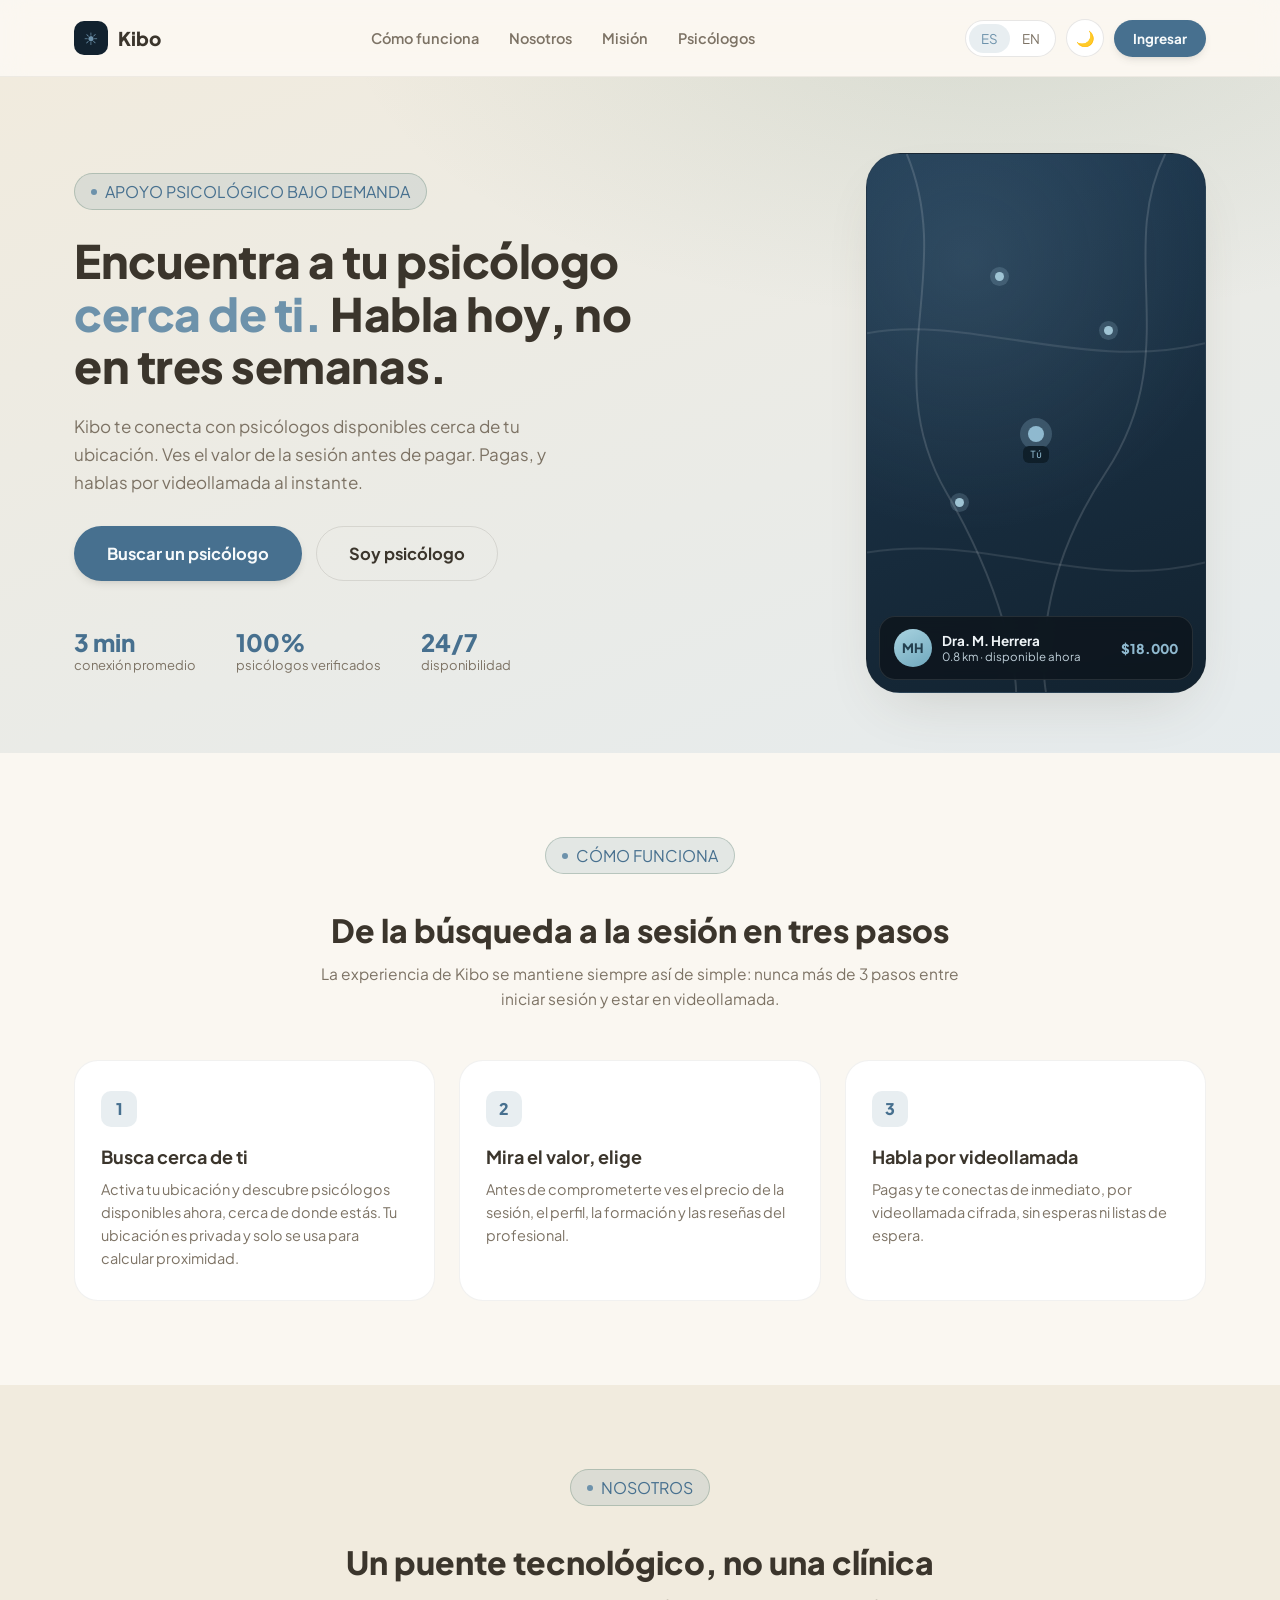
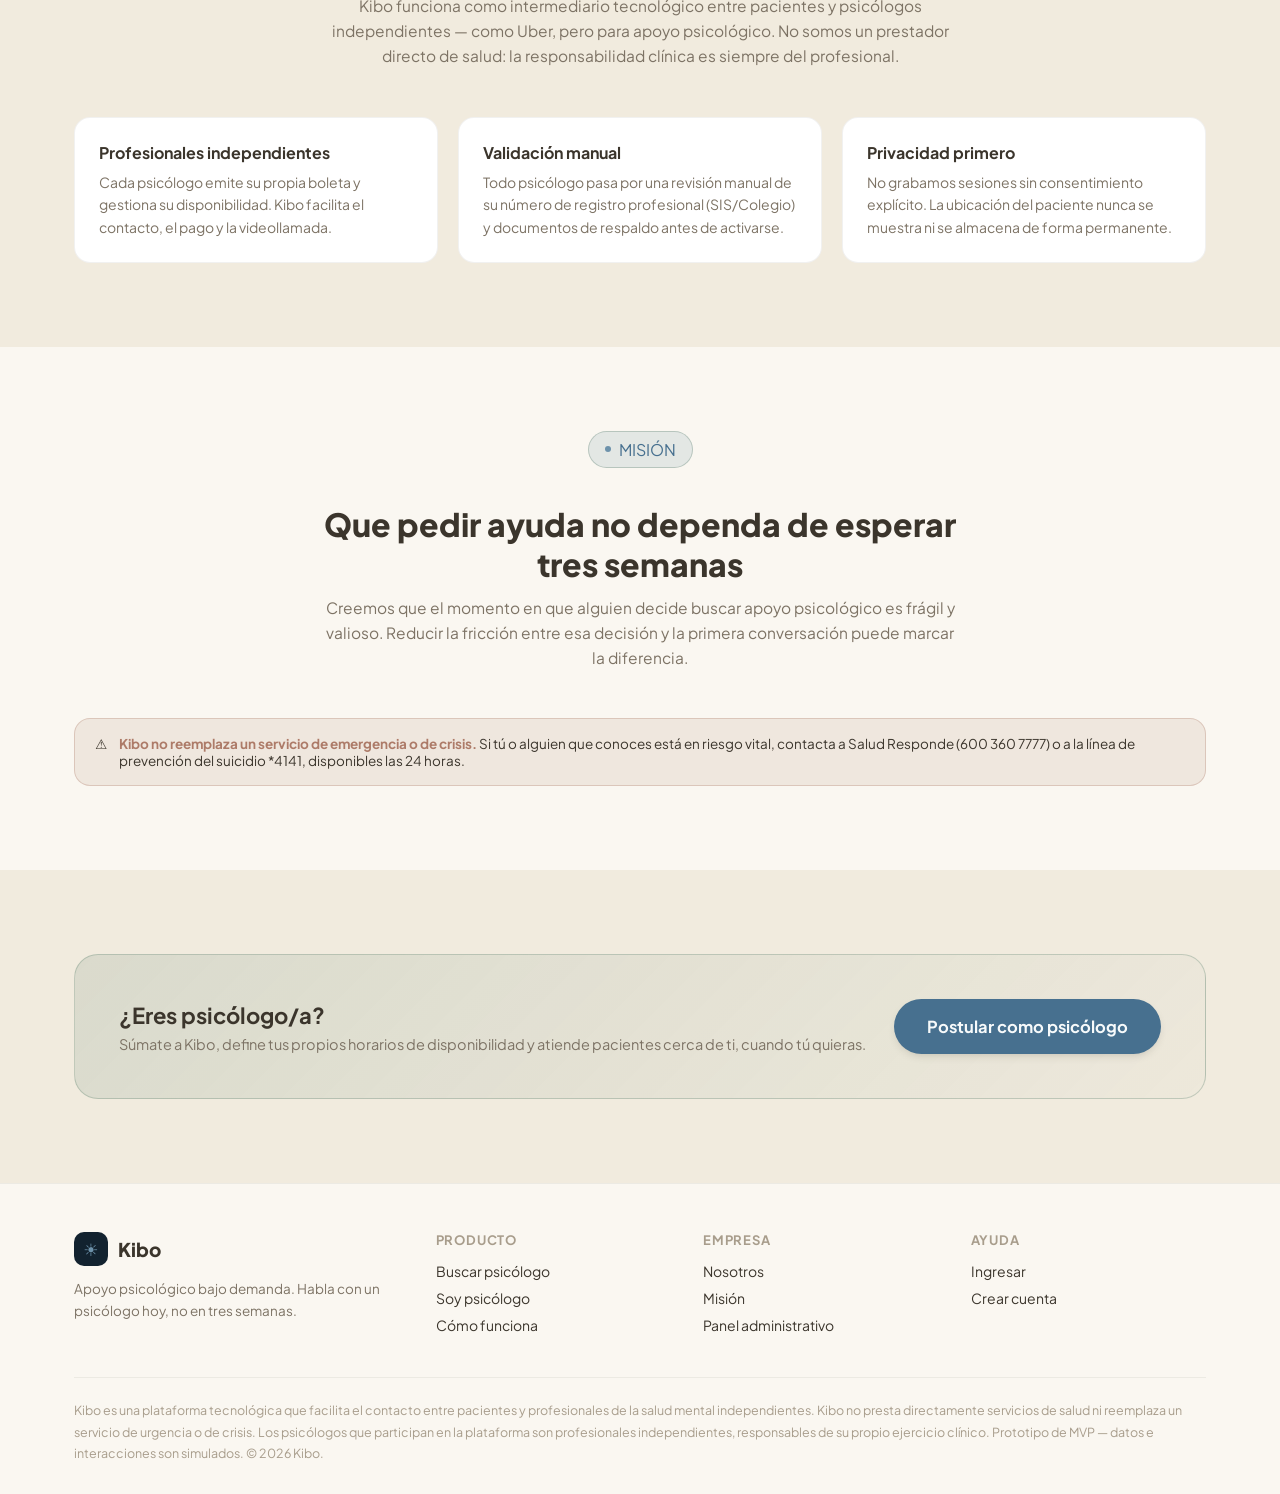
<file: index.html>
<!DOCTYPE html>
<html lang="es">
<head>
<meta charset="UTF-8">
<meta name="viewport" content="width=device-width, initial-scale=1.0">
<title>Kibo — Apoyo psicológico bajo demanda</title>
<link rel="preconnect" href="https://fonts.googleapis.com">
<link href="https://fonts.googleapis.com/css2?family=Plus+Jakarta+Sans:wght@400;500;600;700;800&family=JetBrains+Mono:wght@500;700&display=swap" rel="stylesheet">
<link rel="stylesheet" href="css/styles.css">
</head>
<body>

<header class="site-header">
  <div class="container">
    <a href="index.html" class="brand">
      <span class="brand-mark">☀️</span> Kibo
    </a>
    <nav class="main-nav">
      <a href="#como-funciona">Cómo funciona</a>
      <a href="#nosotros">Nosotros</a>
      <a href="#mision">Misión</a>
      <a href="#psicologos">Psicólogos</a>
    </nav>
    <div class="header-actions">
      <div class="pill-toggle">
        <button data-lang="ES">ES</button>
        <button data-lang="EN">EN</button>
      </div>
      <button class="icon-btn" id="themeToggle" title="Cambiar tema" aria-label="Cambiar tema">🌙</button>
      <a href="login.html" id="ingresarBtn" class="btn btn-primary btn-sm">Ingresar</a>
    </div>
  </div>
</header>

<section class="hero">
  <div class="container hero-grid">
    <div>
      <div class="badge"><span class="dot"></span> APOYO PSICOLÓGICO BAJO DEMANDA</div>
      <h1>Encuentra a tu psicólogo <span class="accent">cerca de ti.</span> Habla hoy, no en tres semanas.</h1>
      <p class="lead">Kibo te conecta con psicólogos disponibles cerca de tu ubicación. Ves el valor de la sesión antes de pagar. Pagas, y hablas por videollamada al instante.</p>
      <div class="hero-ctas">
        <a href="buscar.html" class="btn btn-primary btn-lg">Buscar un psicólogo</a>
        <a href="registro.html?rol=psicologo" class="btn btn-outline btn-lg">Soy psicólogo</a>
      </div>
      <div class="stat-row">
        <div><div class="stat-num">3 min</div><div class="stat-label">conexión promedio</div></div>
        <div><div class="stat-num">100%</div><div class="stat-label">psicólogos verificados</div></div>
        <div><div class="stat-num">24/7</div><div class="stat-label">disponibilidad</div></div>
      </div>
    </div>

    <div class="phone">
      <div class="phone-map">
        <svg viewBox="0 0 340 540" preserveAspectRatio="none">
          <path d="M40 0 C 90 120, 10 220, 80 340 S 150 540 150 540" stroke="rgba(255,255,255,.14)" stroke-width="2" fill="none"/>
          <path d="M300 0 C 250 100, 320 200, 240 320 S 180 540 180 540" stroke="rgba(255,255,255,.14)" stroke-width="2" fill="none"/>
          <path d="M0 180 C 100 160, 220 220, 340 190" stroke="rgba(255,255,255,.1)" stroke-width="2" fill="none"/>
          <path d="M0 400 C 120 380, 220 440, 340 410" stroke="rgba(255,255,255,.1)" stroke-width="2" fill="none"/>
        </svg>
      </div>
      <div class="phone-pin" style="left:38%; top:22%;"></div>
      <div class="phone-pin" style="left:70%; top:32%;"></div>
      <div class="phone-pin" style="left:26%; top:64%;"></div>
      <div class="phone-you"></div>
      <div class="phone-card">
        <div class="avatar-dot" style="background:linear-gradient(150deg,#a9d3e0,#6fa8bd)">MH</div>
        <div class="who">
          <div class="name">Dra. M. Herrera</div>
          <div class="meta">0.8 km · disponible ahora</div>
        </div>
        <div class="price">$18.000</div>
      </div>
    </div>
  </div>
</section>

<section id="como-funciona">
  <div class="container">
    <div class="section-head">
      <div class="badge"><span class="dot"></span> CÓMO FUNCIONA</div>
      <h2>De la búsqueda a la sesión en tres pasos</h2>
      <p>La experiencia de Kibo se mantiene siempre así de simple: nunca más de 3 pasos entre iniciar sesión y estar en videollamada.</p>
    </div>
    <div class="steps">
      <div class="step-card">
        <div class="step-num">1</div>
        <h3>Busca cerca de ti</h3>
        <p>Activa tu ubicación y descubre psicólogos disponibles ahora, cerca de donde estás. Tu ubicación es privada y solo se usa para calcular proximidad.</p>
      </div>
      <div class="step-card">
        <div class="step-num">2</div>
        <h3>Mira el valor, elige</h3>
        <p>Antes de comprometerte ves el precio de la sesión, el perfil, la formación y las reseñas del profesional.</p>
      </div>
      <div class="step-card">
        <div class="step-num">3</div>
        <h3>Habla por videollamada</h3>
        <p>Pagas y te conectas de inmediato, por videollamada cifrada, sin esperas ni listas de espera.</p>
      </div>
    </div>
  </div>
</section>

<section id="nosotros" style="background:var(--bg-2)">
  <div class="container">
    <div class="section-head">
      <div class="badge"><span class="dot"></span> NOSOTROS</div>
      <h2>Un puente tecnológico, no una clínica</h2>
      <p>Kibo funciona como intermediario tecnológico entre pacientes y psicólogos independientes — como Uber, pero para apoyo psicológico. No somos un prestador directo de salud: la responsabilidad clínica es siempre del profesional.</p>
    </div>
    <div class="cards-3">
      <div class="info-card">
        <h3>Profesionales independientes</h3>
        <p>Cada psicólogo emite su propia boleta y gestiona su disponibilidad. Kibo facilita el contacto, el pago y la videollamada.</p>
      </div>
      <div class="info-card">
        <h3>Validación manual</h3>
        <p>Todo psicólogo pasa por una revisión manual de su número de registro profesional (SIS/Colegio) y documentos de respaldo antes de activarse.</p>
      </div>
      <div class="info-card">
        <h3>Privacidad primero</h3>
        <p>No grabamos sesiones sin consentimiento explícito. La ubicación del paciente nunca se muestra ni se almacena de forma permanente.</p>
      </div>
    </div>
  </div>
</section>

<section id="mision">
  <div class="container">
    <div class="section-head">
      <div class="badge"><span class="dot"></span> MISIÓN</div>
      <h2>Que pedir ayuda no dependa de esperar tres semanas</h2>
      <p>Creemos que el momento en que alguien decide buscar apoyo psicológico es frágil y valioso. Reducir la fricción entre esa decisión y la primera conversación puede marcar la diferencia.</p>
    </div>
    <div class="crisis-banner">
      <span>⚠️</span>
      <div><strong>Kibo no reemplaza un servicio de emergencia o de crisis.</strong> Si tú o alguien que conoces está en riesgo vital, contacta a Salud Responde (600 360 7777) o a la línea de prevención del suicidio *4141, disponibles las 24 horas.</div>
    </div>
  </div>
</section>

<section id="psicologos" style="background:var(--bg-2)">
  <div class="container">
    <div class="callout">
      <div>
        <h3>¿Eres psicólogo/a?</h3>
        <p>Súmate a Kibo, define tus propios horarios de disponibilidad y atiende pacientes cerca de ti, cuando tú quieras.</p>
      </div>
      <a href="registro.html?rol=psicologo" class="btn btn-primary btn-lg">Postular como psicólogo</a>
    </div>
  </div>
</section>

<footer class="site-footer">
  <div class="container">
    <div class="footer-grid">
      <div>
        <div class="brand" style="margin-bottom:12px;"><span class="brand-mark">☀️</span> Kibo</div>
        <p class="muted" style="font-size:13.5px; line-height:1.6;">Apoyo psicológico bajo demanda. Habla con un psicólogo hoy, no en tres semanas.</p>
      </div>
      <div>
        <h4>Producto</h4>
        <ul>
          <li><a href="buscar.html">Buscar psicólogo</a></li>
          <li><a href="registro.html?rol=psicologo">Soy psicólogo</a></li>
          <li><a href="#como-funciona">Cómo funciona</a></li>
        </ul>
      </div>
      <div>
        <h4>Empresa</h4>
        <ul>
          <li><a href="#nosotros">Nosotros</a></li>
          <li><a href="#mision">Misión</a></li>
          <li><a href="panel-admin.html">Panel administrativo</a></li>
        </ul>
      </div>
      <div>
        <h4>Ayuda</h4>
        <ul>
          <li><a href="login.html">Ingresar</a></li>
          <li><a href="registro.html">Crear cuenta</a></li>
        </ul>
      </div>
    </div>
    <div class="footer-legal">
      Kibo es una plataforma tecnológica que facilita el contacto entre pacientes y profesionales de la salud mental independientes. Kibo no presta directamente servicios de salud ni reemplaza un servicio de urgencia o de crisis. Los psicólogos que participan en la plataforma son profesionales independientes, responsables de su propio ejercicio clínico. Prototipo de MVP — datos e interacciones son simulados. © 2026 Kibo.
    </div>
  </div>
</footer>

<script src="js/data.js"></script>
<script src="js/theme.js"></script>
</body>
</html>
</file>
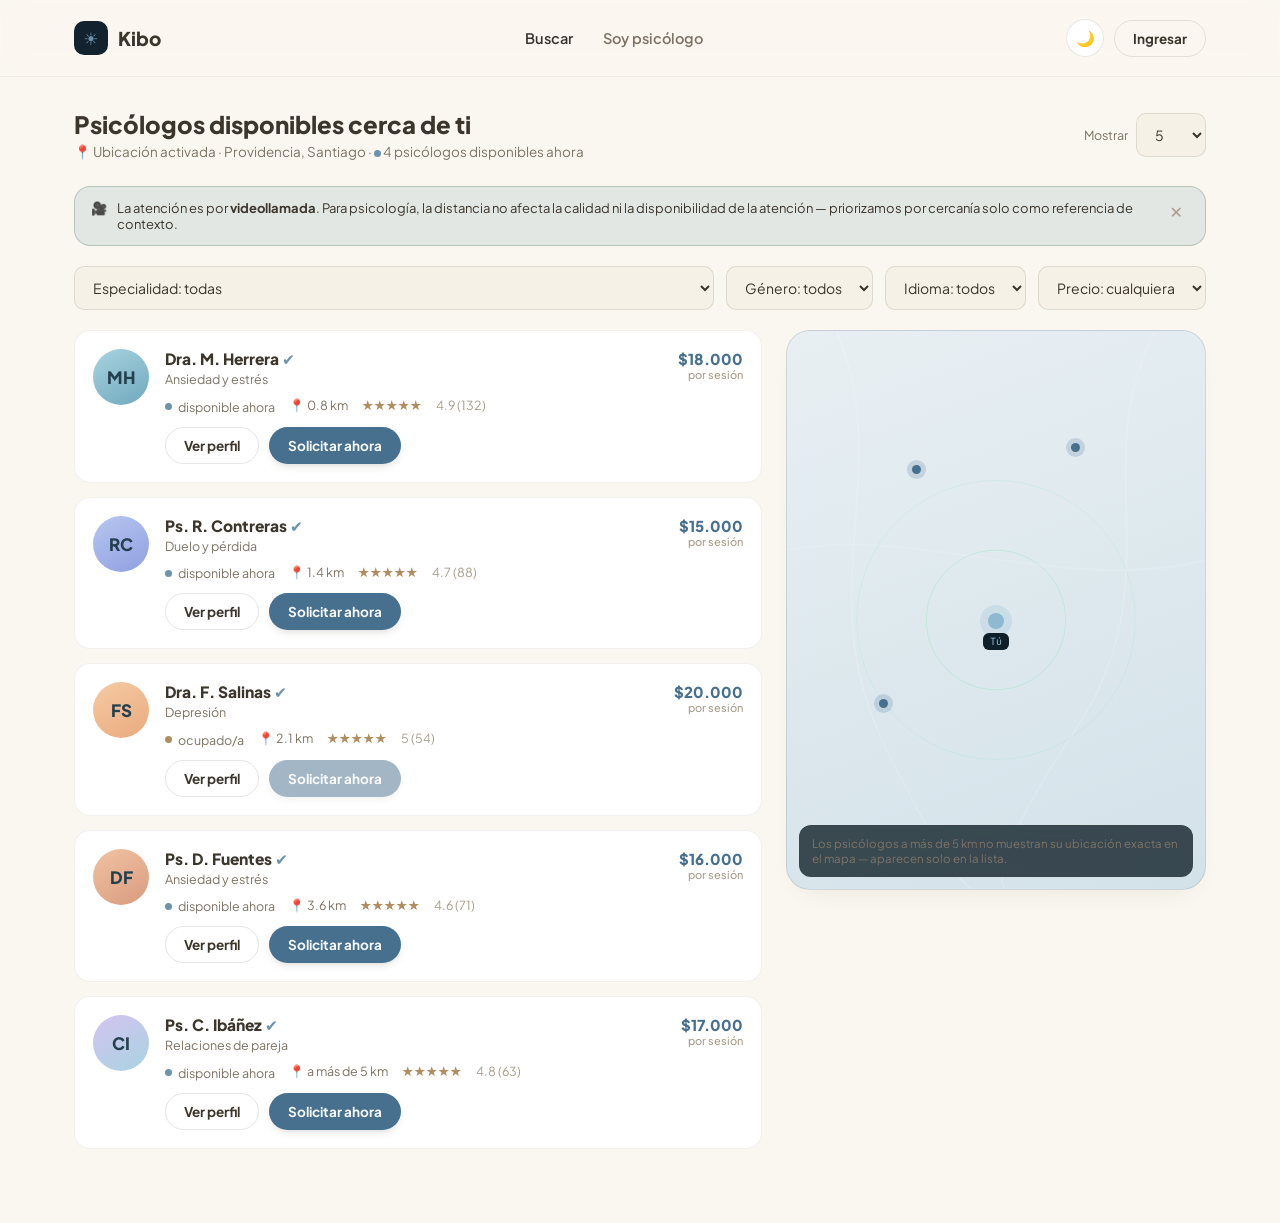
<file: buscar.html>
<!DOCTYPE html>
<html lang="es">
<head>
<meta charset="UTF-8">
<meta name="viewport" content="width=device-width, initial-scale=1.0">
<title>Buscar psicólogo — Kibo</title>
<link rel="preconnect" href="https://fonts.googleapis.com">
<link href="https://fonts.googleapis.com/css2?family=Plus+Jakarta+Sans:wght@400;500;600;700;800&family=JetBrains+Mono:wght@500;700&display=swap" rel="stylesheet">
<link rel="stylesheet" href="css/styles.css">
</head>
<body>

<header class="site-header">
  <div class="container">
    <a href="index.html" class="brand"><span class="brand-mark">☀️</span> Kibo</a>
    <nav class="main-nav">
      <a href="buscar.html" style="color:var(--text)">Buscar</a>
      <a href="panel-psicologo.html">Soy psicólogo</a>
    </nav>
    <div class="header-actions">
      <button class="icon-btn" id="themeToggle" title="Cambiar tema">🌙</button>
      <a href="login.html" id="ingresarBtn" class="btn btn-outline btn-sm">Ingresar</a>
    </div>
  </div>
</header>

<div class="app-shell">
  <div class="container">
    <div class="app-header">
      <div>
        <h1>Psicólogos disponibles cerca de ti</h1>
        <p><span id="locBadge">📍 Ubicación activada · Providencia, Santiago</span> · <span class="avail-dot on"><span class="d"></span></span> <span id="liveCount">— </span> disponibles ahora</p>
      </div>
      <div style="display:flex; gap:10px; align-items:center;">
        <label style="font-size:12.5px; color:var(--text-muted); display:flex; align-items:center; gap:8px;">
          Mostrar
          <select id="showCount" style="width:70px;">
            <option>1</option><option>3</option><option selected>5</option><option>10</option>
          </select>
        </label>
      </div>
    </div>

    <div class="info-banner" id="modalidadBanner">
      <span>🎥</span>
      <div>La atención es por <strong>videollamada</strong>. Para psicología, la distancia no afecta la calidad ni la disponibilidad de la atención — priorizamos por cercanía solo como referencia de contexto.</div>
      <button aria-label="Cerrar" onclick="document.getElementById('modalidadBanner').remove()">✕</button>
    </div>

    <div class="filters-bar">
      <select id="fSpecialty" class="grow">
        <option value="">Especialidad: todas</option>
        <option>Ansiedad y estrés</option>
        <option>Depresión</option>
        <option>Duelo y pérdida</option>
        <option>Relaciones de pareja</option>
      </select>
      <select id="fGender">
        <option value="">Género: todos</option>
        <option>Femenino</option>
        <option>Masculino</option>
        <option>No binario</option>
      </select>
      <select id="fLang">
        <option value="">Idioma: todos</option>
        <option>Español</option>
        <option>Inglés</option>
        <option>Portugués</option>
      </select>
      <select id="fPrice">
        <option value="">Precio: cualquiera</option>
        <option value="16000">Hasta $16.000</option>
        <option value="18000">Hasta $18.000</option>
        <option value="99999">Hasta $20.000+</option>
      </select>
    </div>

    <div class="search-layout">
      <div>
        <div id="results"></div>
        <div id="emptyState" class="hidden panel center">
          <p style="font-size:15px; font-weight:700; margin-bottom:6px;">No hay psicólogos disponibles con estos filtros ahora mismo.</p>
          <p class="muted" style="font-size:13.5px; margin-bottom:18px;">Únete a la cola de espera y te avisaremos apenas alguien se libere.</p>
          <button class="btn btn-primary" id="joinQueueBtn">Unirme a la cola de espera</button>
          <div id="queueState" class="hidden alert alert-success" style="margin-top:16px;">✅ Estás en la cola. Posición estimada: #2 · tiempo estimado: ~6 min.</div>
        </div>
      </div>

      <div class="map-panel">
        <svg viewBox="0 0 420 560" preserveAspectRatio="none" style="position:absolute; inset:0; width:100%; height:100%;">
          <path d="M50 0 C 110 150, 20 260, 100 420 S 190 560 190 560" stroke="rgba(255,255,255,.12)" stroke-width="2" fill="none"/>
          <path d="M370 0 C 300 130, 390 250, 290 400 S 220 560 220 560" stroke="rgba(255,255,255,.12)" stroke-width="2" fill="none"/>
          <path d="M0 220 C 130 195, 280 265, 420 230" stroke="rgba(255,255,255,.09)" stroke-width="2" fill="none"/>
          <circle cx="210" cy="290" r="70" fill="none" stroke="rgba(74,222,128,.18)" stroke-width="1"/>
          <circle cx="210" cy="290" r="140" fill="none" stroke="rgba(74,222,128,.1)" stroke-width="1"/>
        </svg>
        <div class="phone-you" style="left:50%; top:52%;"></div>
        <div id="mapPins"></div>
        <div style="position:absolute; left:12px; bottom:12px; right:12px; background:rgba(4,20,29,.75); border:1px solid var(--border); border-radius:12px; padding:10px 12px; font-size:11.5px; color:var(--text-muted); backdrop-filter: blur(6px);">
          Los psicólogos a más de 5 km no muestran su ubicación exacta en el mapa — aparecen solo en la lista.
        </div>
      </div>
    </div>
  </div>
</div>

<script src="js/data.js"></script>
<script src="js/theme.js"></script>
<script>
  const MAP_DISTANCE_LIMIT_KM = 5; // RF-14, configurable

  function currentFilters(){
    return {
      specialty: document.getElementById('fSpecialty').value,
      gender: document.getElementById('fGender').value,
      lang: document.getElementById('fLang').value,
      price: document.getElementById('fPrice').value,
      count: parseInt(document.getElementById('showCount').value, 10),
    };
  }

  function matches(p, f){
    if(f.specialty && p.specialty !== f.specialty) return false;
    if(f.gender && p.gender !== f.gender) return false;
    if(f.lang && !p.languages.includes(f.lang)) return false;
    if(f.price && p.price > parseInt(f.price,10)) return false;
    return true;
  }

  function render(){
    const f = currentFilters();
    const all = [...PSYCHOLOGISTS].sort((a,b) => a.distanceKm - b.distanceKm); // RF-12 proximidad
    const filtered = all.filter(p => matches(p, f));
    const available = filtered.filter(p => p.available);
    const shown = filtered.slice(0, f.count); // RF-13

    document.getElementById('liveCount').textContent = available.length + ' psicólogos';

    const results = document.getElementById('results');
    const empty = document.getElementById('emptyState');

    if(available.length === 0){
      results.innerHTML = '';
      empty.classList.remove('hidden');
    } else {
      empty.classList.add('hidden');
      results.innerHTML = shown.map(p => {
        const farAway = p.distanceKm > MAP_DISTANCE_LIMIT_KM;
        const availTag = p.available
          ? `<span class="avail-dot on"><span class="d"></span> disponible ahora</span>`
          : `<span class="avail-dot busy"><span class="d"></span> ocupado/a</span>`;
        return `
        <div class="psy-card">
          ${avatarHTML(p)}
          <div class="body">
            <div class="top-row">
              <div>
                <div class="name">${p.name} ${p.verified ? '<span title="Credencial verificada" style="color:var(--accent)">✔</span>' : ''}</div>
                <div class="spec">${p.specialty}</div>
              </div>
              <div class="price">${money(p.price)}<div style="font-weight:500; font-size:11px; color:var(--text-faint); text-align:right;">por sesión</div></div>
            </div>
            <div class="meta-row">
              <span>${availTag}</span>
              <span>📍 ${farAway ? 'a más de '+MAP_DISTANCE_LIMIT_KM+' km' : p.distanceKm + ' km'}</span>
              <span class="stars">${starsHTML(p.rating)}</span> <span class="faint">${p.rating} (${p.reviews})</span>
            </div>
            <div class="actions">
              <a href="perfil-psicologo.html?id=${p.id}" class="btn btn-outline btn-sm">Ver perfil</a>
              <a href="${p.available ? 'conectando.html?id='+p.id : '#'}" class="btn btn-primary btn-sm" ${p.available ? '' : 'style="opacity:.5; pointer-events:none;"'}>Solicitar ahora</a>
            </div>
          </div>
        </div>`;
      }).join('');
    }

    // Map pins — only for available psychologists within distance limit (RF-14)
    const pins = shown.filter(p => p.available && p.distanceKm <= MAP_DISTANCE_LIMIT_KM);
    const positions = [[30,24],[68,20],[22,66],[74,58],[46,14],[60,78]];
    document.getElementById('mapPins').innerHTML = pins.map((p,i) => {
      const [l,t] = positions[i % positions.length];
      return `<div class="phone-pin" title="${p.name}" style="left:${l}%; top:${t}%; background:#47708f; box-shadow:0 0 0 5px rgba(71,112,143,.2);"></div>`;
    }).join('');
  }

  ['fSpecialty','fGender','fLang','fPrice','showCount'].forEach(id => {
    document.getElementById(id).addEventListener('change', render);
  });

  document.getElementById('joinQueueBtn').addEventListener('click', function(){
    document.getElementById('queueState').classList.remove('hidden');
    this.disabled = true;
  });

  render();

  // Simulate real-time availability updates (RF-07 / RF-08) without reload
  setInterval(() => {
    const idx = Math.floor(Math.random() * PSYCHOLOGISTS.length);
    PSYCHOLOGISTS[idx].available = Math.random() > 0.35;
    render();
  }, 6000);
</script>
</body>
</html>
</file>
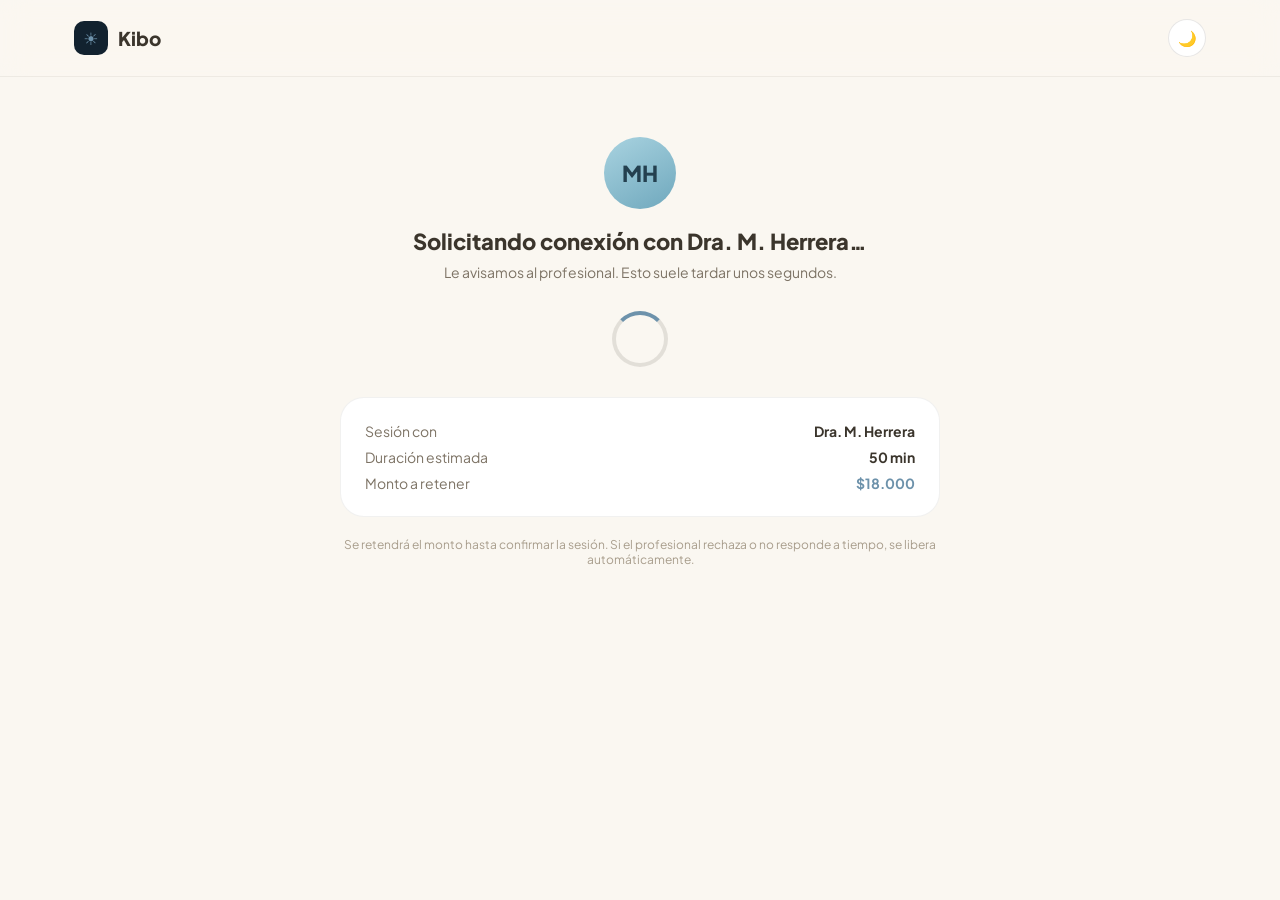
<file: conectando.html>
<!DOCTYPE html>
<html lang="es">
<head>
<meta charset="UTF-8">
<meta name="viewport" content="width=device-width, initial-scale=1.0">
<title>Conectando — Kibo</title>
<link rel="preconnect" href="https://fonts.googleapis.com">
<link href="https://fonts.googleapis.com/css2?family=Plus+Jakarta+Sans:wght@400;500;600;700;800&family=JetBrains+Mono:wght@500;700&display=swap" rel="stylesheet">
<link rel="stylesheet" href="css/styles.css">
</head>
<body>

<header class="site-header">
  <div class="container">
    <a href="index.html" class="brand"><span class="brand-mark">☀️</span> Kibo</a>
    <div class="header-actions">
      <button class="icon-btn" id="themeToggle" title="Cambiar tema">🌙</button>
    </div>
  </div>
</header>

<div class="session-shell">

  <!-- Paso 1: solicitud -->
  <div id="stepRequest">
    <div id="pAvatarBig" style="width:72px;height:72px;border-radius:50%;margin:0 auto 18px;display:flex;align-items:center;justify-content:center;font-weight:800;font-size:22px;color:#24404f;"></div>
    <h1 style="font-size:22px; font-weight:800; margin-bottom:8px;">Solicitando conexión con <span id="pName"></span>…</h1>
    <p class="muted" style="font-size:14px;">Le avisamos al profesional. Esto suele tardar unos segundos.</p>
    <div class="spinner" style="margin-top:30px;"></div>
    <div class="panel" style="margin-top:30px; text-align:left;">
      <div style="display:flex; justify-content:space-between; font-size:14px; margin-bottom:8px;"><span class="muted">Sesión con</span><strong id="pName2"></strong></div>
      <div style="display:flex; justify-content:space-between; font-size:14px; margin-bottom:8px;"><span class="muted">Duración estimada</span><strong>50 min</strong></div>
      <div style="display:flex; justify-content:space-between; font-size:14px;"><span class="muted">Monto a retener</span><strong id="pPrice" class="accent"></strong></div>
    </div>
    <p class="faint" style="font-size:12px; margin-top:14px;">Se retendrá el monto hasta confirmar la sesión. Si el profesional rechaza o no responde a tiempo, se libera automáticamente.</p>
  </div>

  <!-- Paso 2: pago -->
  <div id="stepPay" class="hidden">
    <div class="alert alert-success" style="text-align:left;">✅ <span id="pName3"></span> aceptó tu solicitud. Confirma el pago para conectarte.</div>
    <div class="card" style="padding:26px; text-align:left; margin-top:10px;">
      <h2 style="font-size:17px; margin-bottom:18px;">Método de pago</h2>
      <div style="display:flex; gap:10px; margin-bottom:20px;">
        <button type="button" class="btn btn-outline btn-sm pay-tab active" data-pay="card">💳 Tarjeta</button>
        <button type="button" class="btn btn-outline btn-sm pay-tab" data-pay="webpay">🇨🇱 WebPay</button>
        <button type="button" class="btn btn-outline btn-sm pay-tab" data-pay="mercadopago">Ⓜ️ MercadoPago</button>
      </div>
      <div id="payCard">
        <div class="field"><label>Número de tarjeta</label><input type="text" placeholder="4051 8856 0044 6763"></div>
        <div class="field-row">
          <div class="field"><label>Vencimiento</label><input type="text" placeholder="08/29"></div>
          <div class="field"><label>CVV</label><input type="text" placeholder="123"></div>
        </div>
      </div>
      <div id="payRedirect" class="hidden muted" style="font-size:13.5px; padding:14px 0;">Serás redirigido a la pasarela de pago para completar la transacción de forma segura.</div>
      <div style="display:flex; justify-content:space-between; margin:18px 0; font-size:15px;"><span>Total a pagar</span><strong id="pPrice2" class="accent"></strong></div>
      <button class="btn btn-primary btn-block btn-lg" id="payBtn">Pagar y conectar</button>
    </div>
  </div>

  <!-- Paso 3: conectando -->
  <div id="stepConnect" class="hidden">
    <div class="spinner"></div>
    <h1 style="font-size:20px; font-weight:800; margin-bottom:8px;">Pago confirmado. Conectando con tu psicólogo…</h1>
    <p class="muted" style="font-size:13.5px;">Meta de conexión: menos de 3 minutos.</p>
    <div class="progress-track"><div class="progress-fill" id="progressFill"></div></div>
    <p class="faint" style="font-size:12px;" id="progressLabel">0 s</p>
  </div>

  <!-- Paso 4a: éxito -->
  <div id="stepSuccess" class="hidden">
    <div style="font-size:40px;">✅</div>
    <h1 style="font-size:20px; font-weight:800; margin:12px 0 6px;">¡Conectado!</h1>
    <p class="muted" style="font-size:14px; margin-bottom:24px;">Entrando a la sala de videollamada…</p>
  </div>

  <!-- Paso 4b: fallo -->
  <div id="stepFail" class="hidden">
    <div style="font-size:40px;">⏱️</div>
    <h1 style="font-size:20px; font-weight:800; margin:12px 0 6px;">El profesional no respondió a tiempo</h1>
    <p class="muted" style="font-size:14px; margin-bottom:24px;">Tu pago fue reembolsado automáticamente. Puedes intentar con otro psicólogo disponible.</p>
    <a href="buscar.html" class="btn btn-primary btn-lg">Buscar otro psicólogo</a>
  </div>

</div>

<script src="js/data.js"></script>
<script src="js/theme.js"></script>
<script>
  const id = new URLSearchParams(location.search).get('id') || 1;
  const p = getPsychologist(id) || PSYCHOLOGISTS[0];
  ['pName','pName2','pName3'].forEach(k => document.getElementById(k).textContent = p.name);
  ['pPrice','pPrice2'].forEach(k => document.getElementById(k).textContent = money(p.price));
  const av = document.getElementById('pAvatarBig');
  av.style.background = p.gradient; av.textContent = p.initials;

  function show(step){
    ['stepRequest','stepPay','stepConnect','stepSuccess','stepFail'].forEach(s => {
      document.getElementById(s).classList.toggle('hidden', s !== step);
    });
  }

  // Paso 1 -> Paso 2 (simula aceptación del profesional, RF-17)
  setTimeout(() => show('stepPay'), 2200);

  // Tabs de método de pago (RF-24)
  document.querySelectorAll('.pay-tab').forEach(btn => {
    btn.addEventListener('click', function(){
      document.querySelectorAll('.pay-tab').forEach(b => b.classList.remove('active'));
      this.classList.add('active');
      const isCard = this.dataset.pay === 'card';
      document.getElementById('payCard').classList.toggle('hidden', !isCard);
      document.getElementById('payRedirect').classList.toggle('hidden', isCard);
    });
  });

  // Paso 2 -> Paso 3 (cobro, RF-23)
  document.getElementById('payBtn').addEventListener('click', function(){
    show('stepConnect');
    updateState({ activePsychologist: p.id });
    const start = Date.now();
    const maxMs = 4200; // simula conexión < 180s SLA
    const interval = setInterval(() => {
      const pct = Math.min(100, ((Date.now() - start) / maxMs) * 100);
      document.getElementById('progressFill').style.width = pct + '%';
      document.getElementById('progressLabel').textContent = Math.round((Date.now()-start)/1000) + ' s';
      if(pct >= 100){
        clearInterval(interval);
        show('stepSuccess');
        setTimeout(() => location.href = 'videollamada.html?id=' + p.id, 900);
      }
    }, 100);
  });
</script>
</body>
</html>
</file>
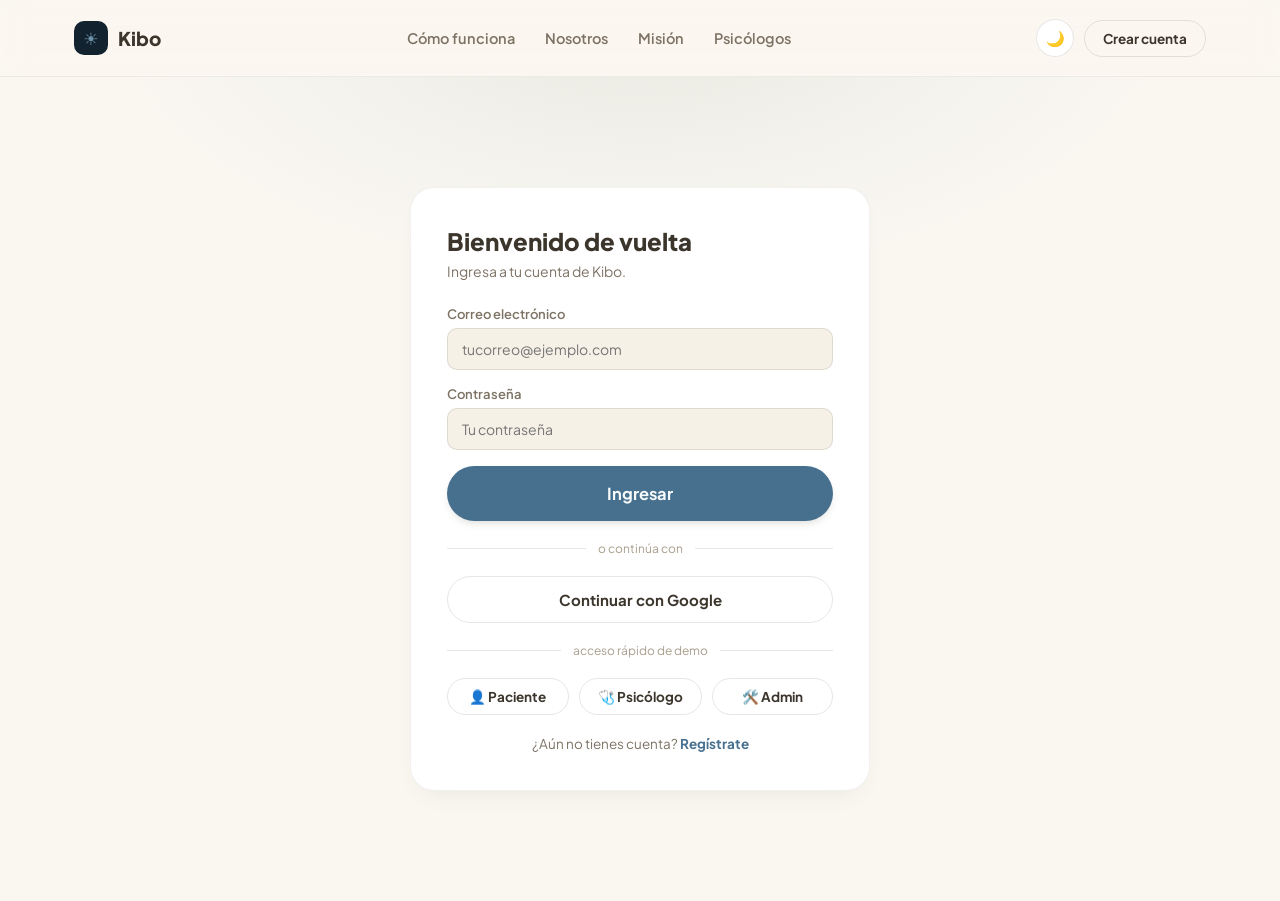
<file: login.html>
<!DOCTYPE html>
<html lang="es">
<head>
<meta charset="UTF-8">
<meta name="viewport" content="width=device-width, initial-scale=1.0">
<title>Ingresar — Kibo</title>
<link rel="preconnect" href="https://fonts.googleapis.com">
<link href="https://fonts.googleapis.com/css2?family=Plus+Jakarta+Sans:wght@400;500;600;700;800&family=JetBrains+Mono:wght@500;700&display=swap" rel="stylesheet">
<link rel="stylesheet" href="css/styles.css">
</head>
<body>

<header class="site-header">
  <div class="container">
    <a href="index.html" class="brand"><span class="brand-mark">☀️</span> Kibo</a>
    <nav class="main-nav">
      <a href="index.html#como-funciona">Cómo funciona</a>
      <a href="index.html#nosotros">Nosotros</a>
      <a href="index.html#mision">Misión</a>
      <a href="buscar.html">Psicólogos</a>
    </nav>
    <div class="header-actions">
      <button class="icon-btn" id="themeToggle" title="Cambiar tema">🌙</button>
      <a href="registro.html" class="btn btn-outline btn-sm">Crear cuenta</a>
    </div>
  </div>
</header>

<div class="form-shell">
  <div class="card auth-card">
    <h1>Bienvenido de vuelta</h1>
    <p>Ingresa a tu cuenta de Kibo.</p>

    <div id="pendingAlert" class="hidden alert alert-warn">🕒 Tu cuenta de psicólogo está pendiente de validación manual. Te avisaremos por correo cuando esté activa.</div>

    <form id="loginForm">
      <div class="field">
        <label>Correo electrónico</label>
        <input type="email" id="email" required placeholder="tucorreo@ejemplo.com">
      </div>
      <div class="field">
        <label>Contraseña</label>
        <input type="password" id="password" required placeholder="Tu contraseña">
      </div>
      <button type="submit" class="btn btn-primary btn-block btn-lg">Ingresar</button>
    </form>

    <div class="divider">o continúa con</div>
    <button type="button" class="btn btn-outline btn-block">Continuar con Google</button>

    <div class="divider">acceso rápido de demo</div>
    <div style="display:flex; gap:10px; flex-wrap:wrap;">
      <button type="button" class="btn btn-outline btn-sm" data-demo="paciente" style="flex:1;">👤 Paciente</button>
      <button type="button" class="btn btn-outline btn-sm" data-demo="psicologo" style="flex:1;">🩺 Psicólogo</button>
      <button type="button" class="btn btn-outline btn-sm" data-demo="admin" style="flex:1;">🛠️ Admin</button>
    </div>

    <div class="foot-link">¿Aún no tienes cuenta? <a href="registro.html">Regístrate</a></div>
  </div>
</div>

<script src="js/data.js"></script>
<script src="js/theme.js"></script>
<script>
  const params = new URLSearchParams(location.search);
  if(params.get('pending')) document.getElementById('pendingAlert').classList.remove('hidden');

  function enter(role){
    const names = { paciente:'María José Pérez', psicologo:'Dra. M. Herrera', admin:'Equipo Kibo' };
    updateState({ session: { role, name: names[role], email: document.getElementById('email').value || 'demo@kibo.cl' } });
    const dest = role === 'psicologo' ? 'panel-psicologo.html' : role === 'admin' ? 'panel-admin.html' : 'buscar.html';
    location.href = dest;
  }

  document.getElementById('loginForm').addEventListener('submit', function(e){
    e.preventDefault();
    const email = document.getElementById('email').value.toLowerCase();
    if(email.includes('admin')) enter('admin');
    else if(email.includes('psi') || email.includes('doc')) enter('psicologo');
    else enter('paciente');
  });

  document.querySelectorAll('[data-demo]').forEach(btn => {
    btn.addEventListener('click', () => enter(btn.dataset.demo));
  });
</script>
</body>
</html>
</file>
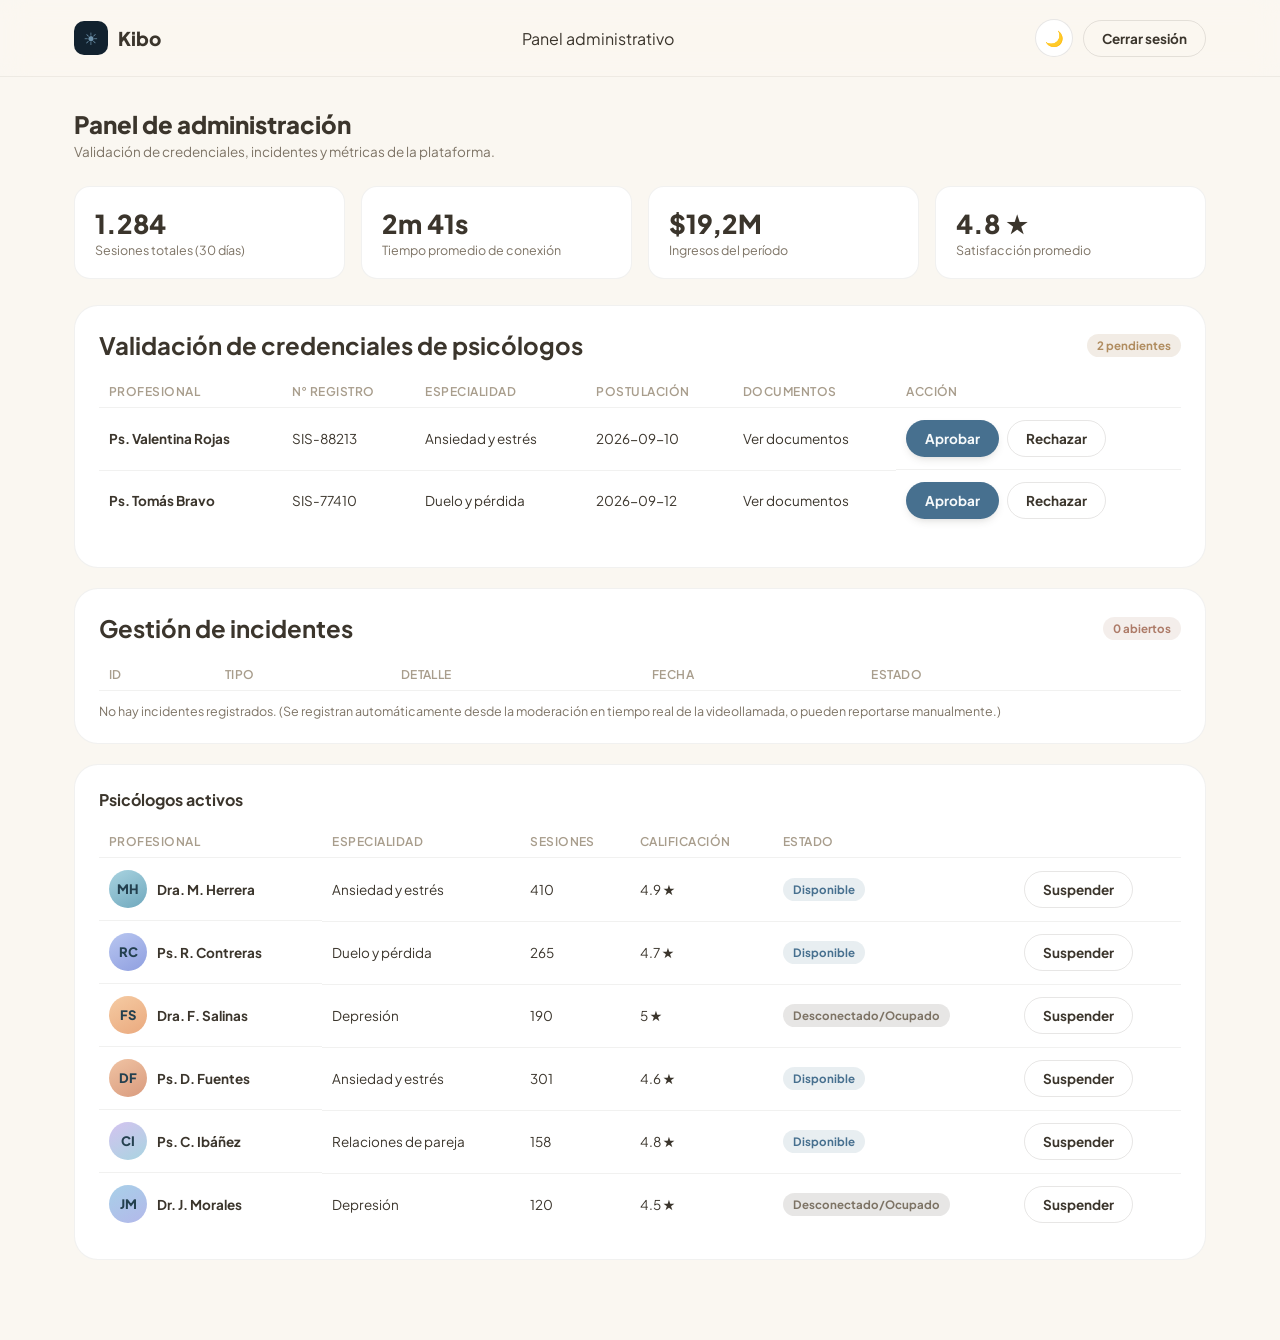
<file: panel-admin.html>
<!DOCTYPE html>
<html lang="es">
<head>
<meta charset="UTF-8">
<meta name="viewport" content="width=device-width, initial-scale=1.0">
<title>Panel de administración — Kibo</title>
<link rel="preconnect" href="https://fonts.googleapis.com">
<link href="https://fonts.googleapis.com/css2?family=Plus+Jakarta+Sans:wght@400;500;600;700;800&family=JetBrains+Mono:wght@500;700&display=swap" rel="stylesheet">
<link rel="stylesheet" href="css/styles.css">
</head>
<body>

<header class="site-header">
  <div class="container">
    <a href="index.html" class="brand"><span class="brand-mark">☀️</span> Kibo</a>
    <nav class="main-nav"><span style="color:var(--text)">Panel administrativo</span></nav>
    <div class="header-actions">
      <button class="icon-btn" id="themeToggle" title="Cambiar tema">🌙</button>
      <a href="login.html" class="btn btn-outline btn-sm">Cerrar sesión</a>
    </div>
  </div>
</header>

<div class="app-shell">
  <div class="container">
    <div class="app-header">
      <div>
        <h1>Panel de administración</h1>
        <p>Validación de credenciales, incidentes y métricas de la plataforma.</p>
      </div>
    </div>

    <div class="stat-cards">
      <div class="stat-card"><div class="num">1.284</div><div class="lbl">Sesiones totales (30 días)</div></div>
      <div class="stat-card"><div class="num">2m 41s</div><div class="lbl">Tiempo promedio de conexión</div></div>
      <div class="stat-card"><div class="num">$19,2M</div><div class="lbl">Ingresos del período</div></div>
      <div class="stat-card"><div class="num">4.8 ★</div><div class="lbl">Satisfacción promedio</div></div>
    </div>

    <div class="panel">
      <div class="panel-head">
        <h2 style="margin:0;">Validación de credenciales de psicólogos</h2>
        <span class="tag tag-amber" id="pendingCount">0 pendientes</span>
      </div>
      <table>
        <thead><tr><th>Profesional</th><th>N° registro</th><th>Especialidad</th><th>Postulación</th><th>Documentos</th><th>Acción</th></tr></thead>
        <tbody id="pendingTable"></tbody>
      </table>
      <p class="muted" style="font-size:12.5px; margin-top:12px;" id="noPending"></p>
    </div>

    <div class="panel">
      <div class="panel-head">
        <h2 style="margin:0;">Gestión de incidentes</h2>
        <span class="tag tag-red" id="incidentCount">0 abiertos</span>
      </div>
      <table>
        <thead><tr><th>ID</th><th>Tipo</th><th>Detalle</th><th>Fecha</th><th>Estado</th><th></th></tr></thead>
        <tbody id="incidentTable"></tbody>
      </table>
      <p class="muted" style="font-size:12.5px; margin-top:12px;" id="noIncidents"></p>
    </div>

    <div class="panel">
      <h2>Psicólogos activos</h2>
      <table>
        <thead><tr><th>Profesional</th><th>Especialidad</th><th>Sesiones</th><th>Calificación</th><th>Estado</th><th></th></tr></thead>
        <tbody id="activeTable"></tbody>
      </table>
    </div>
  </div>
</div>

<script src="js/data.js"></script>
<script src="js/theme.js"></script>
<script>
  function renderPending(){
    const s = loadState();
    const pending = s.pendingPsychologists || [];
    document.getElementById('pendingCount').textContent = pending.length + ' pendientes';
    document.getElementById('noPending').textContent = pending.length === 0 ? 'No hay postulaciones pendientes.' : '';
    document.getElementById('pendingTable').innerHTML = pending.map(p => `
      <tr>
        <td><strong>${p.name}</strong></td>
        <td>${p.registro}</td>
        <td>${p.specialty}</td>
        <td>${p.submitted}</td>
        <td><a href="#" onclick="alert('Prototipo: aquí se abrirían los documentos de respaldo (título, certificado de registro).'); return false;">Ver documentos</a></td>
        <td style="display:flex; gap:8px;">
          <button class="btn btn-primary btn-sm" onclick="decide('${p.id}', 'aprobar')">Aprobar</button>
          <button class="btn btn-outline btn-sm" onclick="decide('${p.id}', 'rechazar')">Rechazar</button>
        </td>
      </tr>`).join('');
  }

  function decide(id, action){
    const s = loadState();
    const pending = (s.pendingPsychologists || []).filter(p => p.id !== id);
    updateState({ pendingPsychologists: pending });
    renderPending();
  }

  function renderIncidents(){
    const s = loadState();
    const incidents = s.incidents || [];
    const open = incidents.filter(i => i.status === 'abierto');
    document.getElementById('incidentCount').textContent = open.length + ' abiertos';
    document.getElementById('noIncidents').textContent = incidents.length === 0
      ? 'No hay incidentes registrados. (Se registran automáticamente desde la moderación en tiempo real de la videollamada, o pueden reportarse manualmente.)'
      : '';
    document.getElementById('incidentTable').innerHTML = incidents.map(i => `
      <tr>
        <td class="mono-label" style="font-size:11px;">${i.id}</td>
        <td>${i.type}</td>
        <td class="muted" style="max-width:260px;">${i.detail || i.session || ''}</td>
        <td>${new Date(i.date).toLocaleString('es-CL')}</td>
        <td><span class="tag ${i.status==='abierto' ? 'tag-red' : 'tag-green'}">${i.status}</span></td>
        <td>${i.status==='abierto' ? `<button class="btn btn-outline btn-sm" onclick="resolveIncident('${i.id}')">Marcar resuelto</button>` : ''}</td>
      </tr>`).join('');
  }

  function resolveIncident(id){
    const s = loadState();
    const incidents = (s.incidents || []).map(i => i.id === id ? Object.assign({}, i, { status:'resuelto' }) : i);
    updateState({ incidents });
    renderIncidents();
  }

  document.getElementById('activeTable').innerHTML = PSYCHOLOGISTS.map(p => `
    <tr>
      <td style="display:flex; align-items:center; gap:10px;">${avatarHTML(p)} <strong>${p.name}</strong></td>
      <td>${p.specialty}</td>
      <td>${p.sessions}</td>
      <td>${p.rating} ★</td>
      <td>${p.available ? '<span class="tag tag-green">Disponible</span>' : '<span class="tag tag-gray">Desconectado/Ocupado</span>'}</td>
      <td><button class="btn btn-outline btn-sm" onclick="if(confirm('¿Suspender la cuenta de ${p.name}?')) alert('Cuenta suspendida (simulado).')">Suspender</button></td>
    </tr>`).join('');

  renderPending();
  renderIncidents();
</script>
</body>
</html>
</file>
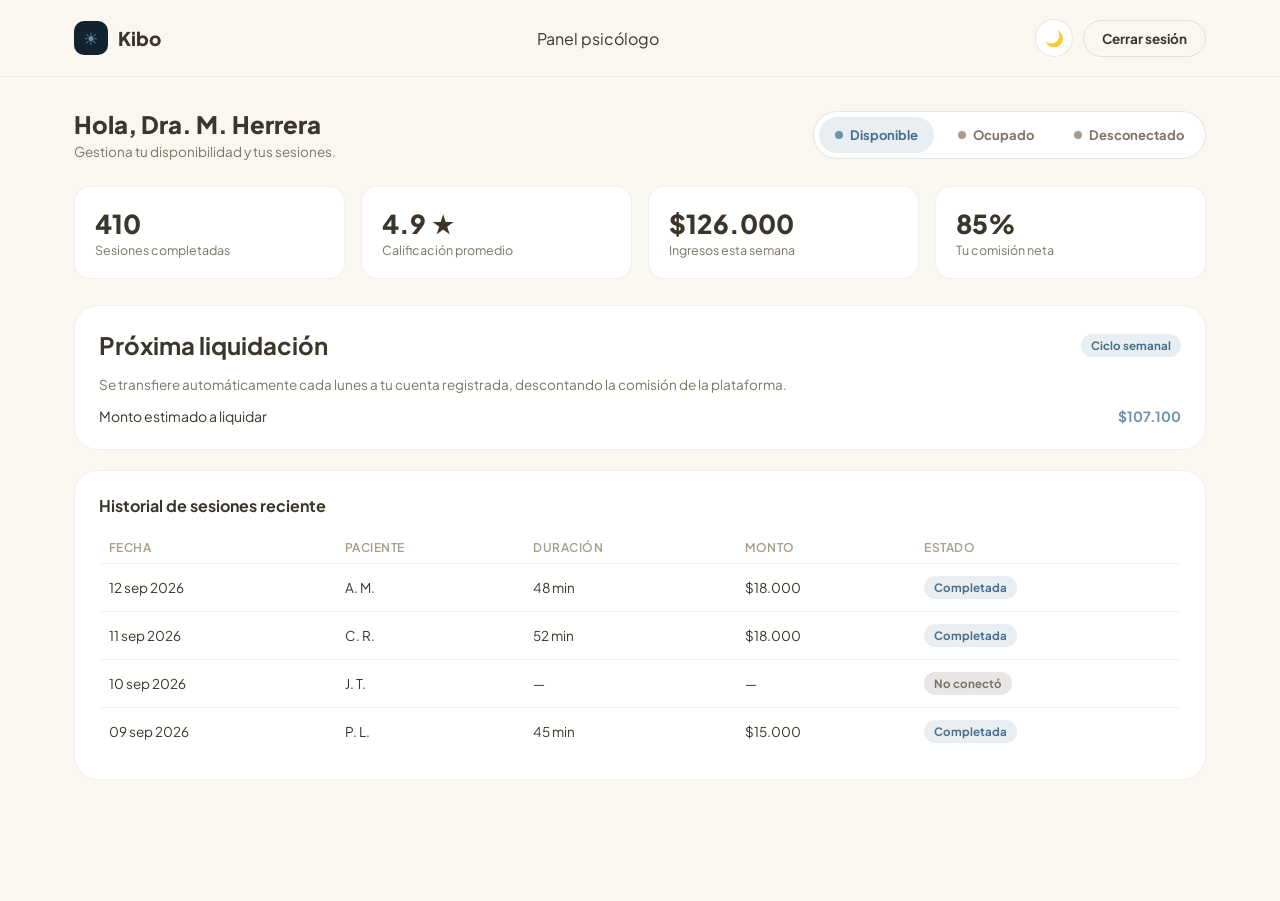
<file: panel-psicologo.html>
<!DOCTYPE html>
<html lang="es">
<head>
<meta charset="UTF-8">
<meta name="viewport" content="width=device-width, initial-scale=1.0">
<title>Panel del psicólogo — Kibo</title>
<link rel="preconnect" href="https://fonts.googleapis.com">
<link href="https://fonts.googleapis.com/css2?family=Plus+Jakarta+Sans:wght@400;500;600;700;800&family=JetBrains+Mono:wght@500;700&display=swap" rel="stylesheet">
<link rel="stylesheet" href="css/styles.css">
</head>
<body>

<header class="site-header">
  <div class="container">
    <a href="index.html" class="brand"><span class="brand-mark">☀️</span> Kibo</a>
    <nav class="main-nav"><span style="color:var(--text)">Panel psicólogo</span></nav>
    <div class="header-actions">
      <button class="icon-btn" id="themeToggle" title="Cambiar tema">🌙</button>
      <a href="login.html" class="btn btn-outline btn-sm">Cerrar sesión</a>
    </div>
  </div>
</header>

<div class="app-shell">
  <div class="container">
    <div class="app-header">
      <div>
        <h1>Hola, <span id="psyName">Dra. M. Herrera</span></h1>
        <p>Gestiona tu disponibilidad y tus sesiones.</p>
      </div>
      <div class="status-toggle" id="statusToggle">
        <button data-state="disponible"><span class="sdot"></span> Disponible</button>
        <button data-state="ocupado"><span class="sdot"></span> Ocupado</button>
        <button data-state="desconectado"><span class="sdot"></span> Desconectado</button>
      </div>
    </div>

    <div id="incomingRequest" class="hidden panel" style="border-color: var(--accent); background: var(--accent-soft);">
      <div style="display:flex; justify-content:space-between; align-items:center; flex-wrap:wrap; gap:14px;">
        <div style="display:flex; gap:14px; align-items:center;">
          <div class="avatar-dot" style="background:linear-gradient(150deg,#b3b8ea,#a8d0e8)">JP</div>
          <div>
            <strong>Nueva solicitud de sesión</strong>
            <div class="muted" style="font-size:13px;">Paciente J.P. · $18.000 · responde en <span id="reqTimer">20</span>s</div>
          </div>
        </div>
        <div style="display:flex; gap:10px;">
          <button class="btn btn-outline btn-sm" id="rejectReq">Rechazar</button>
          <button class="btn btn-primary btn-sm" id="acceptReq">Aceptar</button>
        </div>
      </div>
    </div>

    <div class="stat-cards">
      <div class="stat-card"><div class="num" id="statSessions">410</div><div class="lbl">Sesiones completadas</div></div>
      <div class="stat-card"><div class="num">4.9 ★</div><div class="lbl">Calificación promedio</div></div>
      <div class="stat-card"><div class="num" id="statEarnings">$126.000</div><div class="lbl">Ingresos esta semana</div></div>
      <div class="stat-card"><div class="num">85%</div><div class="lbl">Tu comisión neta</div></div>
    </div>

    <div class="panel">
      <div class="panel-head"><h2 style="margin:0;">Próxima liquidación</h2><span class="tag tag-green">Ciclo semanal</span></div>
      <p class="muted" style="font-size:13.5px; margin-bottom:14px;">Se transfiere automáticamente cada lunes a tu cuenta registrada, descontando la comisión de la plataforma.</p>
      <div style="display:flex; justify-content:space-between; font-size:14px;">
        <span>Monto estimado a liquidar</span>
        <strong class="accent" id="settlementAmount">$107.100</strong>
      </div>
    </div>

    <div class="panel">
      <h2>Historial de sesiones reciente</h2>
      <table>
        <thead><tr><th>Fecha</th><th>Paciente</th><th>Duración</th><th>Monto</th><th>Estado</th></tr></thead>
        <tbody id="sessionHistory"></tbody>
      </table>
    </div>
  </div>
</div>

<script src="js/data.js"></script>
<script src="js/theme.js"></script>
<script>
  const s = loadState();
  if(s.session && s.session.name) document.getElementById('psyName').textContent = s.session.name;
  document.getElementById('statSessions').textContent = s.psySessionCount || 410;

  // RF-07: estado de disponibilidad
  const statusButtons = document.querySelectorAll('#statusToggle button');
  function setStatus(state){
    statusButtons.forEach(b => b.classList.toggle('active', b.dataset.state === state));
    updateState({ psyStatus: state });
  }
  setStatus(s.psyStatus || 'disponible');
  statusButtons.forEach(b => b.addEventListener('click', () => setStatus(b.dataset.state)));

  // Simular llegada de una solicitud entrante (RF-17)
  let reqInterval;
  function showIncoming(){
    if((loadState().psyStatus) !== 'disponible') return;
    document.getElementById('incomingRequest').classList.remove('hidden');
    let t = 20;
    document.getElementById('reqTimer').textContent = t;
    reqInterval = setInterval(() => {
      t--;
      document.getElementById('reqTimer').textContent = t;
      if(t <= 0){ clearInterval(reqInterval); hideIncoming(); }
    }, 1000);
  }
  function hideIncoming(){
    document.getElementById('incomingRequest').classList.add('hidden');
  }
  setTimeout(showIncoming, 3000);

  document.getElementById('acceptReq').addEventListener('click', () => {
    clearInterval(reqInterval);
    hideIncoming();
    alert('Sesión aceptada. Se notificó al paciente para iniciar el pago y conectar la videollamada.');
  });
  document.getElementById('rejectReq').addEventListener('click', () => {
    clearInterval(reqInterval);
    hideIncoming();
  });

  // Historial simulado
  const history = [
    { date:'12 sep 2026', patient:'A. M.', dur:'48 min', amount:18000, status:'Completada' },
    { date:'11 sep 2026', patient:'C. R.', dur:'52 min', amount:18000, status:'Completada' },
    { date:'10 sep 2026', patient:'J. T.', dur:'—', amount:0, status:'No conectó' },
    { date:'09 sep 2026', patient:'P. L.', dur:'45 min', amount:15000, status:'Completada' },
  ];
  document.getElementById('sessionHistory').innerHTML = history.map(h => `
    <tr>
      <td>${h.date}</td><td>${h.patient}</td><td>${h.dur}</td><td>${h.amount ? money(h.amount) : '—'}</td>
      <td><span class="tag ${h.status==='Completada' ? 'tag-green' : 'tag-gray'}">${h.status}</span></td>
    </tr>`).join('');
</script>
</body>
</html>
</file>
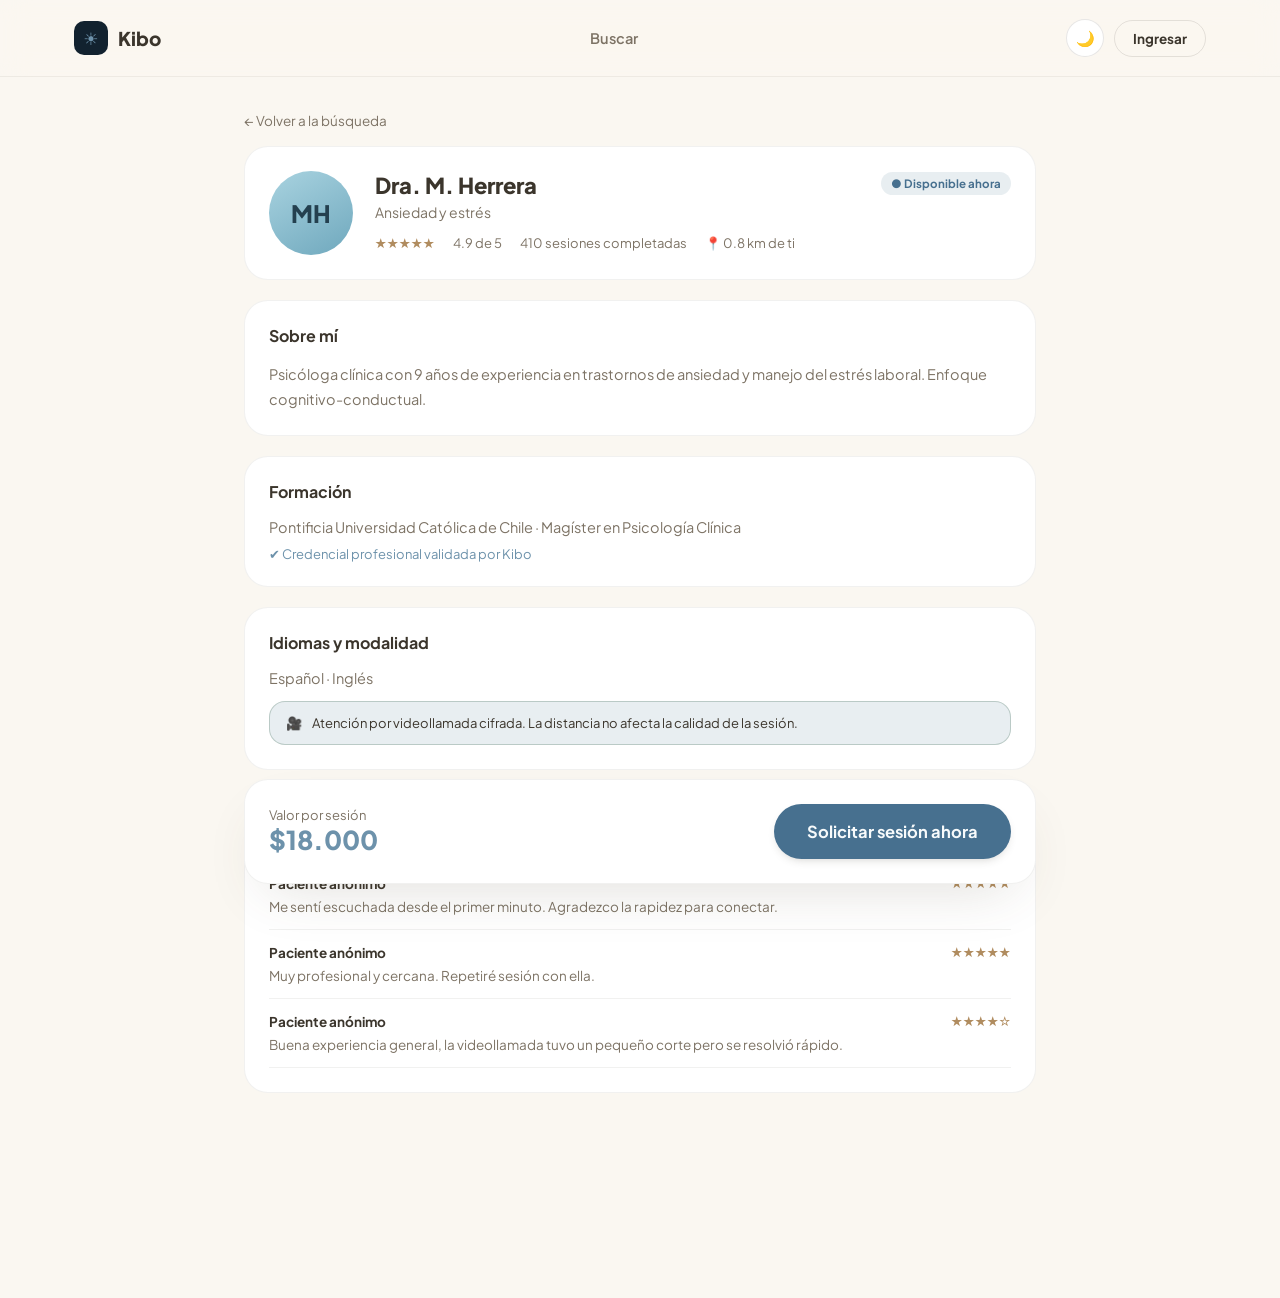
<file: perfil-psicologo.html>
<!DOCTYPE html>
<html lang="es">
<head>
<meta charset="UTF-8">
<meta name="viewport" content="width=device-width, initial-scale=1.0">
<title>Perfil del psicólogo — Kibo</title>
<link rel="preconnect" href="https://fonts.googleapis.com">
<link href="https://fonts.googleapis.com/css2?family=Plus+Jakarta+Sans:wght@400;500;600;700;800&family=JetBrains+Mono:wght@500;700&display=swap" rel="stylesheet">
<link rel="stylesheet" href="css/styles.css">
</head>
<body>

<header class="site-header">
  <div class="container">
    <a href="index.html" class="brand"><span class="brand-mark">☀️</span> Kibo</a>
    <nav class="main-nav"><a href="buscar.html">Buscar</a></nav>
    <div class="header-actions">
      <button class="icon-btn" id="themeToggle" title="Cambiar tema">🌙</button>
      <a href="login.html" id="ingresarBtn" class="btn btn-outline btn-sm">Ingresar</a>
    </div>
  </div>
</header>

<div class="app-shell">
  <div class="container" style="max-width:840px;">
    <a href="buscar.html" class="muted" style="font-size:13.5px;">← Volver a la búsqueda</a>

    <div class="panel" style="margin-top:16px; display:flex; gap:22px; align-items:flex-start; flex-wrap:wrap;">
      <div id="pAvatar" style="width:84px; height:84px; border-radius:50%; display:flex; align-items:center; justify-content:center; font-weight:800; font-size:24px; color:#24404f; flex-shrink:0;"></div>
      <div style="flex:1; min-width:220px;">
        <div style="display:flex; justify-content:space-between; gap:12px; flex-wrap:wrap;">
          <div>
            <h1 id="pName" style="font-size:22px; font-weight:800;"></h1>
            <p id="pSpecialty" class="muted" style="font-size:14px; margin-top:4px;"></p>
          </div>
          <div id="pAvail"></div>
        </div>
        <div style="display:flex; gap:18px; margin-top:14px; flex-wrap:wrap; font-size:13px;" class="muted">
          <span class="stars" id="pStars"></span>
          <span id="pRating"></span>
          <span id="pSessions"></span>
          <span id="pDistance">📍</span>
        </div>
      </div>
    </div>

    <div class="panel">
      <h2>Sobre mí</h2>
      <p id="pBio" class="muted" style="font-size:14.5px; line-height:1.7;"></p>
    </div>

    <div class="panel">
      <h2>Formación</h2>
      <p id="pEducation" class="muted" style="font-size:14.5px;"></p>
      <p style="margin-top:10px; font-size:13px; color:var(--accent);">✔ Credencial profesional validada por Kibo</p>
    </div>

    <div class="panel">
      <h2>Idiomas y modalidad</h2>
      <p id="pLangs" class="muted" style="font-size:14.5px;"></p>
      <div class="info-banner" style="margin-top:14px; margin-bottom:0;">
        <span>🎥</span>
        <div>Atención por videollamada cifrada. La distancia no afecta la calidad de la sesión.</div>
      </div>
    </div>

    <div class="panel">
      <div class="panel-head"><h2 style="margin:0;">Reseñas</h2></div>
      <div id="reviews"></div>
    </div>

    <div class="panel" style="position:sticky; bottom:16px; display:flex; align-items:center; justify-content:space-between; gap:16px; flex-wrap:wrap; box-shadow:var(--shadow-lg);">
      <div>
        <div style="font-size:13px; color:var(--text-muted);">Valor por sesión</div>
        <div id="pPrice" style="font-size:26px; font-weight:800; color:var(--accent);"></div>
      </div>
      <a id="requestBtn" href="#" class="btn btn-primary btn-lg">Solicitar sesión ahora</a>
    </div>
  </div>
</div>

<script src="js/data.js"></script>
<script src="js/theme.js"></script>
<script>
  const id = new URLSearchParams(location.search).get('id') || 1;
  const p = getPsychologist(id) || PSYCHOLOGISTS[0];

  document.getElementById('pAvatar').style.background = p.gradient;
  document.getElementById('pAvatar').textContent = p.initials;
  document.getElementById('pName').textContent = p.name;
  document.getElementById('pSpecialty').textContent = p.specialty;
  document.getElementById('pAvail').innerHTML = p.available
    ? '<span class="tag tag-green">● Disponible ahora</span>'
    : '<span class="tag tag-amber">● Ocupado/a</span>';
  document.getElementById('pStars').textContent = starsHTML(p.rating);
  document.getElementById('pRating').textContent = p.rating + ' de 5';
  document.getElementById('pSessions').textContent = p.sessions + ' sesiones completadas';
  document.getElementById('pDistance').textContent = '📍 ' + p.distanceKm + ' km de ti';
  document.getElementById('pBio').textContent = p.bio;
  document.getElementById('pEducation').textContent = p.education;
  document.getElementById('pLangs').textContent = p.languages.join(' · ');
  document.getElementById('pPrice').textContent = money(p.price);

  const btn = document.getElementById('requestBtn');
  if(p.available){
    btn.href = 'conectando.html?id=' + p.id;
  } else {
    btn.textContent = 'No disponible ahora';
    btn.classList.add('btn-outline');
    btn.style.pointerEvents = 'none';
    btn.style.opacity = '.6';
  }

  const sampleReviews = [
    { name:'Paciente anónimo', rating:5, text:'Me sentí escuchada desde el primer minuto. Agradezco la rapidez para conectar.' },
    { name:'Paciente anónimo', rating:5, text:'Muy profesional y cercana. Repetiré sesión con ella.' },
    { name:'Paciente anónimo', rating:4, text:'Buena experiencia general, la videollamada tuvo un pequeño corte pero se resolvió rápido.' },
  ];
  document.getElementById('reviews').innerHTML = sampleReviews.map(r => `
    <div style="padding:14px 0; border-bottom:1px solid var(--border-soft);">
      <div style="display:flex; justify-content:space-between;">
        <strong style="font-size:13.5px;">${r.name}</strong>
        <span class="stars">${starsHTML(r.rating)}</span>
      </div>
      <p class="muted" style="font-size:13.5px; margin-top:6px;">${r.text}</p>
    </div>`).join('');
</script>
</body>
</html>
</file>
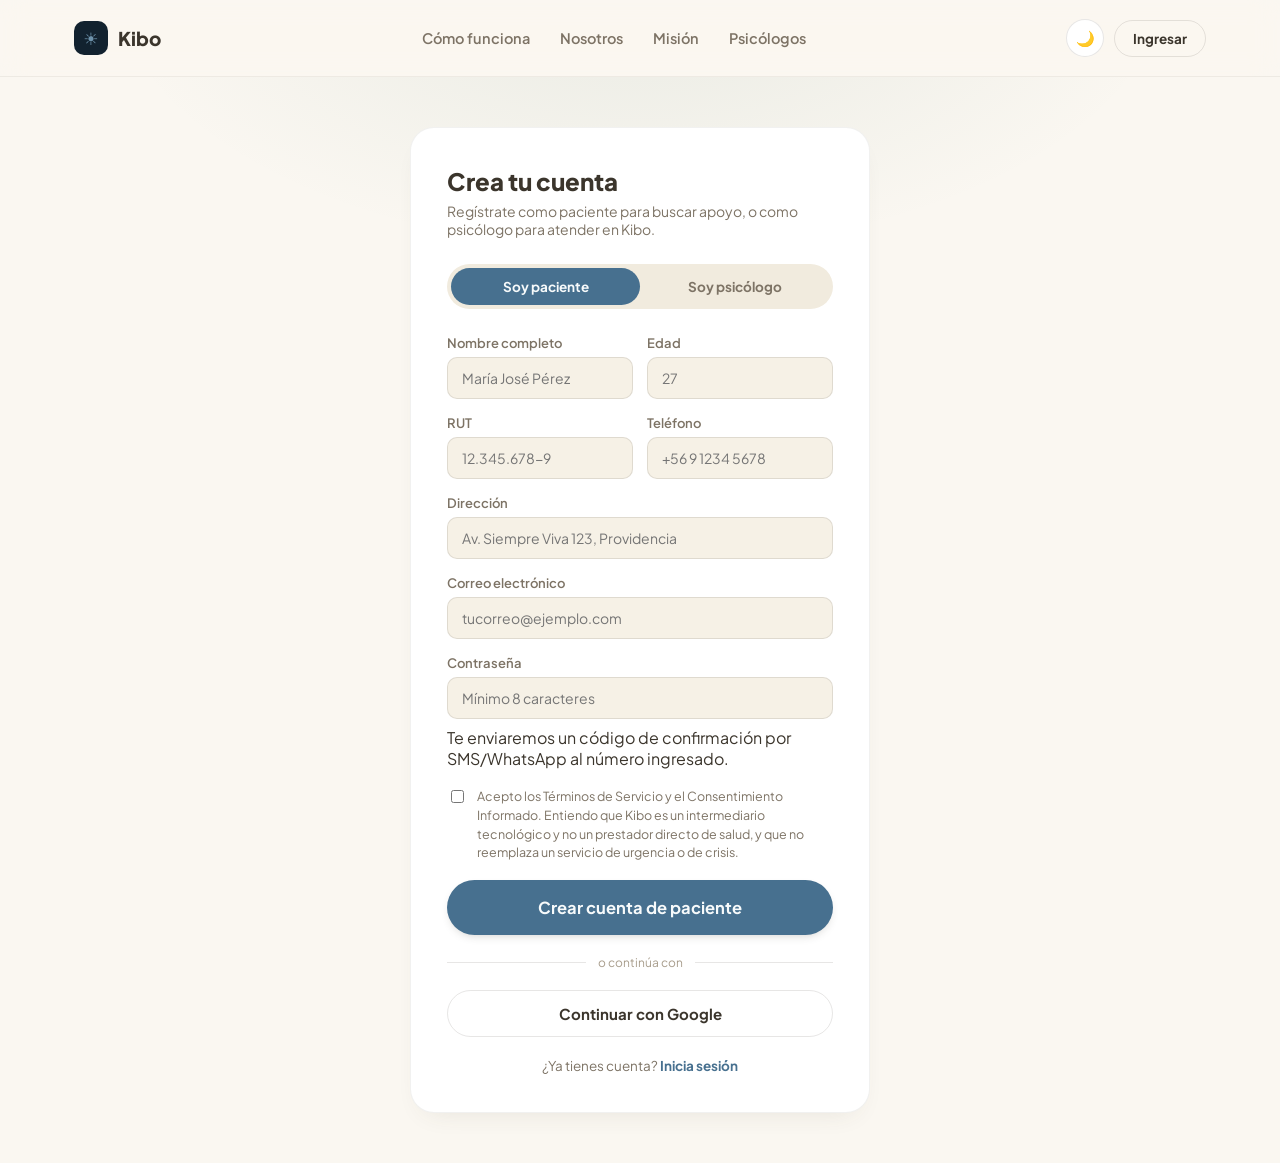
<file: registro.html>
<!DOCTYPE html>
<html lang="es">
<head>
<meta charset="UTF-8">
<meta name="viewport" content="width=device-width, initial-scale=1.0">
<title>Crear cuenta — Kibo</title>
<link rel="preconnect" href="https://fonts.googleapis.com">
<link href="https://fonts.googleapis.com/css2?family=Plus+Jakarta+Sans:wght@400;500;600;700;800&family=JetBrains+Mono:wght@500;700&display=swap" rel="stylesheet">
<link rel="stylesheet" href="css/styles.css">
</head>
<body>

<header class="site-header">
  <div class="container">
    <a href="index.html" class="brand"><span class="brand-mark">☀️</span> Kibo</a>
    <nav class="main-nav">
      <a href="index.html#como-funciona">Cómo funciona</a>
      <a href="index.html#nosotros">Nosotros</a>
      <a href="index.html#mision">Misión</a>
      <a href="buscar.html">Psicólogos</a>
    </nav>
    <div class="header-actions">
      <button class="icon-btn" id="themeToggle" title="Cambiar tema">🌙</button>
      <a href="login.html" class="btn btn-outline btn-sm">Ingresar</a>
    </div>
  </div>
</header>

<div class="form-shell">
  <div class="card auth-card">
    <h1>Crea tu cuenta</h1>
    <p>Regístrate como paciente para buscar apoyo, o como psicólogo para atender en Kibo.</p>

    <div class="tabs">
      <button type="button" id="tabPaciente" class="active">Soy paciente</button>
      <button type="button" id="tabPsicologo">Soy psicólogo</button>
    </div>

    <div id="alertBox"></div>

    <!-- RF-01 Registro de pacientes -->
    <form id="formPaciente">
      <div class="field-row">
        <div class="field">
          <label>Nombre completo</label>
          <input type="text" required placeholder="María José Pérez">
        </div>
        <div class="field">
          <label>Edad</label>
          <input type="number" min="18" max="99" required placeholder="27">
        </div>
      </div>
      <div class="field-row">
        <div class="field">
          <label>RUT</label>
          <input type="text" required placeholder="12.345.678-9">
        </div>
        <div class="field">
          <label>Teléfono</label>
          <input type="tel" required placeholder="+56 9 1234 5678">
        </div>
      </div>
      <div class="field">
        <label>Dirección</label>
        <input type="text" required placeholder="Av. Siempre Viva 123, Providencia">
      </div>
      <div class="field">
        <label>Correo electrónico</label>
        <input type="email" required placeholder="tucorreo@ejemplo.com">
      </div>
      <div class="field">
        <label>Contraseña</label>
        <input type="password" required minlength="8" placeholder="Mínimo 8 caracteres">
      </div>
      <div class="field hint" style="margin-top:-8px;">Te enviaremos un código de confirmación por SMS/WhatsApp al número ingresado.</div>
      <label class="check-row">
        <input type="checkbox" required>
        Acepto los Términos de Servicio y el Consentimiento Informado. Entiendo que Kibo es un intermediario tecnológico y no un prestador directo de salud, y que no reemplaza un servicio de urgencia o de crisis.
      </label>
      <button type="submit" class="btn btn-primary btn-block btn-lg">Crear cuenta de paciente</button>
    </form>

    <!-- RF-02 Registro de psicólogos -->
    <form id="formPsicologo" class="hidden">
      <div class="field">
        <label>Nombre completo</label>
        <input type="text" required placeholder="Ps. Valentina Rojas">
      </div>
      <div class="field-row">
        <div class="field">
          <label>Correo electrónico</label>
          <input type="email" required placeholder="tucorreo@ejemplo.com">
        </div>
        <div class="field">
          <label>Teléfono</label>
          <input type="tel" required placeholder="+56 9 1234 5678">
        </div>
      </div>
      <div class="field-row">
        <div class="field">
          <label>N° de registro profesional (SIS/Colegio)</label>
          <input type="text" required placeholder="SIS-12345">
        </div>
        <div class="field">
          <label>Especialidad</label>
          <select required>
            <option value="">Selecciona una especialidad</option>
            <option>Ansiedad y estrés</option>
            <option>Depresión</option>
            <option>Duelo y pérdida</option>
            <option>Relaciones de pareja</option>
          </select>
        </div>
      </div>
      <div class="field">
        <label>Documentos de respaldo (título, certificado de registro)</label>
        <input type="file" multiple>
        <div class="hint">Formatos PDF/JPG. Tu cuenta quedará <strong>pendiente de validación manual</strong> por nuestro equipo antes de poder recibir pacientes.</div>
      </div>
      <div class="field">
        <label>Contraseña</label>
        <input type="password" required minlength="8" placeholder="Mínimo 8 caracteres">
      </div>
      <label class="check-row">
        <input type="checkbox" required>
        Declaro que la información entregada es verídica y acepto los Términos de Servicio para profesionales de Kibo, incluyendo que ejerzo como profesional independiente.
      </label>
      <button type="submit" class="btn btn-primary btn-block btn-lg">Enviar postulación</button>
    </form>

    <div class="divider">o continúa con</div>
    <button type="button" class="btn btn-outline btn-block">Continuar con Google</button>

    <div class="foot-link">¿Ya tienes cuenta? <a href="login.html">Inicia sesión</a></div>
  </div>
</div>

<script src="js/data.js"></script>
<script src="js/theme.js"></script>
<script>
  const tabPaciente = document.getElementById('tabPaciente');
  const tabPsicologo = document.getElementById('tabPsicologo');
  const formPaciente = document.getElementById('formPaciente');
  const formPsicologo = document.getElementById('formPsicologo');
  const alertBox = document.getElementById('alertBox');

  function showRole(role){
    const isPsy = role === 'psicologo';
    tabPsicologo.classList.toggle('active', isPsy);
    tabPaciente.classList.toggle('active', !isPsy);
    formPsicologo.classList.toggle('hidden', !isPsy);
    formPaciente.classList.toggle('hidden', isPsy);
  }
  tabPaciente.addEventListener('click', () => showRole('paciente'));
  tabPsicologo.addEventListener('click', () => showRole('psicologo'));

  const params = new URLSearchParams(location.search);
  if(params.get('rol') === 'psicologo') showRole('psicologo');

  formPaciente.addEventListener('submit', function(e){
    e.preventDefault();
    const name = this.querySelector('input[type=text]').value || 'Paciente';
    updateState({ session: { role:'paciente', name, email:'' } });
    alertBox.innerHTML = `<div class="alert alert-success">✅ Cuenta creada. Redirigiendo a la búsqueda de psicólogos…</div>`;
    setTimeout(() => location.href = 'buscar.html', 1100);
  });

  formPsicologo.addEventListener('submit', function(e){
    e.preventDefault();
    alertBox.innerHTML = `<div class="alert alert-warn">🕒 Postulación enviada. Tu cuenta quedará <strong>pendiente de validación manual</strong> por el equipo de Kibo (normalmente 24–48 h) antes de poder recibir pacientes.</div>`;
    setTimeout(() => location.href = 'login.html?rol=psicologo&pending=1', 1600);
  });
</script>
</body>
</html>
</file>
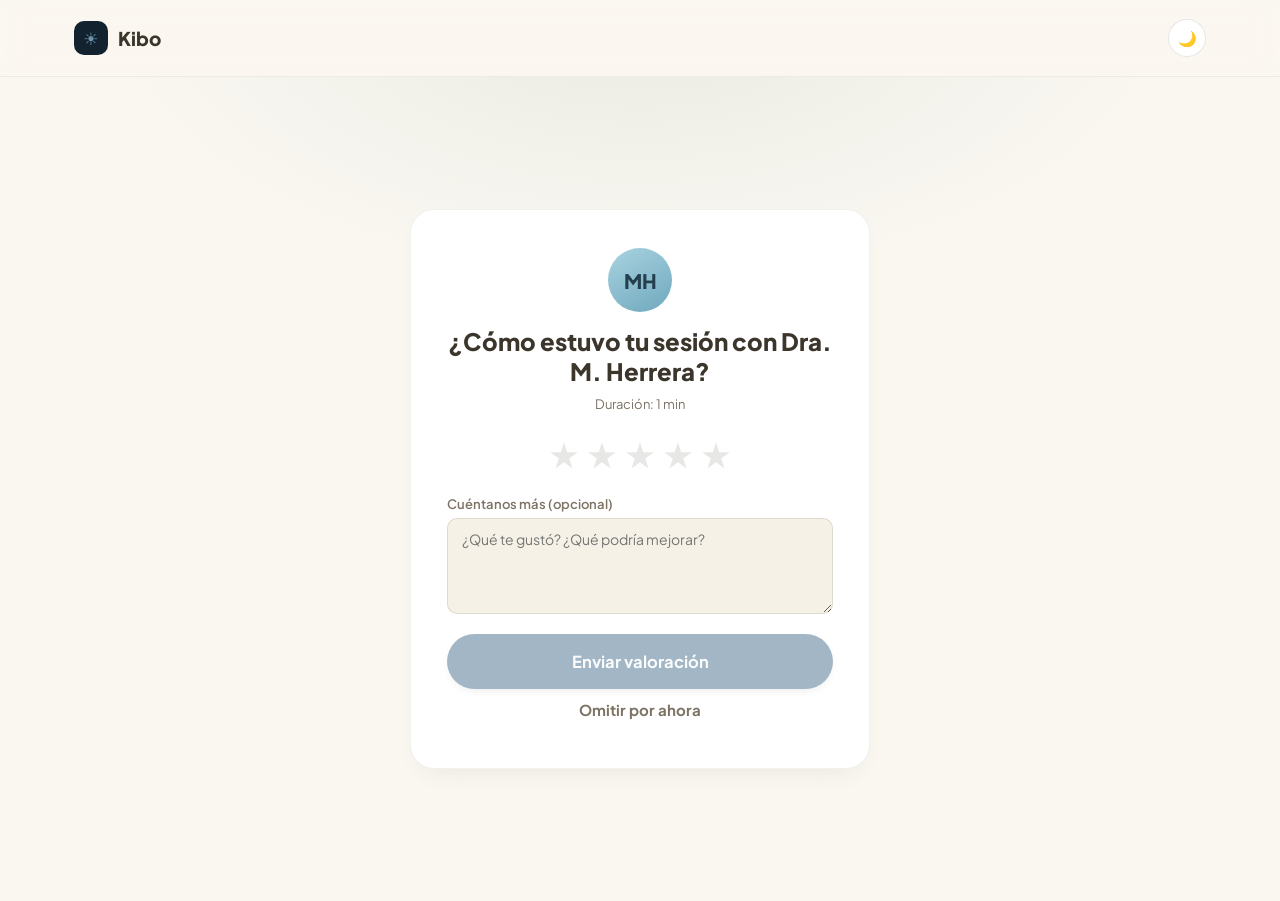
<file: valoracion.html>
<!DOCTYPE html>
<html lang="es">
<head>
<meta charset="UTF-8">
<meta name="viewport" content="width=device-width, initial-scale=1.0">
<title>Valorar sesión — Kibo</title>
<link rel="preconnect" href="https://fonts.googleapis.com">
<link href="https://fonts.googleapis.com/css2?family=Plus+Jakarta+Sans:wght@400;500;600;700;800&family=JetBrains+Mono:wght@500;700&display=swap" rel="stylesheet">
<link rel="stylesheet" href="css/styles.css">
</head>
<body>

<header class="site-header">
  <div class="container">
    <a href="index.html" class="brand"><span class="brand-mark">☀️</span> Kibo</a>
    <div class="header-actions">
      <button class="icon-btn" id="themeToggle" title="Cambiar tema">🌙</button>
    </div>
  </div>
</header>

<div class="form-shell">
  <div class="card auth-card" id="rateCard">
    <div class="center">
      <div id="pAvatar" style="width:64px;height:64px;border-radius:50%;margin:0 auto 14px;display:flex;align-items:center;justify-content:center;font-weight:800;font-size:20px;color:#24404f;"></div>
      <h1>¿Cómo estuvo tu sesión con <span id="pName"></span>?</h1>
      <p id="durationText"></p>
      <div class="rating-stars" id="stars">
        <span data-v="1">★</span><span data-v="2">★</span><span data-v="3">★</span><span data-v="4">★</span><span data-v="5">★</span>
      </div>
    </div>
    <div class="field">
      <label>Cuéntanos más (opcional)</label>
      <textarea rows="4" placeholder="¿Qué te gustó? ¿Qué podría mejorar?"></textarea>
    </div>
    <button class="btn btn-primary btn-block btn-lg" id="submitBtn" disabled>Enviar valoración</button>
    <button class="btn btn-ghost btn-block" onclick="finish()">Omitir por ahora</button>
  </div>

  <div class="card auth-card hidden center" id="thanksCard">
    <div style="font-size:40px;">🙌</div>
    <h1 style="margin:14px 0 6px;">¡Gracias por tu valoración!</h1>
    <p class="muted" style="margin-bottom:22px;">Ya llevas <strong id="sessionCount"></strong> sesiones en Kibo.</p>
    <a href="buscar.html" class="btn btn-primary btn-block btn-lg">Volver a la búsqueda</a>
  </div>
</div>

<script src="js/data.js"></script>
<script src="js/theme.js"></script>
<script>
  const params = new URLSearchParams(location.search);
  const p = getPsychologist(params.get('id')) || PSYCHOLOGISTS[0];
  document.getElementById('pAvatar').style.background = p.gradient;
  document.getElementById('pAvatar').textContent = p.initials;
  document.getElementById('pName').textContent = p.name;
  const dur = parseInt(params.get('dur') || '0', 10);
  document.getElementById('durationText').innerHTML = `<span class="muted" style="font-size:13px;">Duración: ${Math.max(1, Math.round(dur/60))} min</span>`;

  let rating = 0;
  const starEls = document.querySelectorAll('#stars span');
  starEls.forEach(el => {
    el.addEventListener('click', () => {
      rating = parseInt(el.dataset.v, 10);
      starEls.forEach(s => s.classList.toggle('filled', parseInt(s.dataset.v,10) <= rating));
      document.getElementById('submitBtn').disabled = false;
    });
  });

  document.getElementById('submitBtn').addEventListener('click', finish);

  function finish(){
    document.getElementById('rateCard').classList.add('hidden');
    document.getElementById('thanksCard').classList.remove('hidden');
    document.getElementById('sessionCount').textContent = loadState().patientSessionCount || 1;
  }
</script>
</body>
</html>
</file>
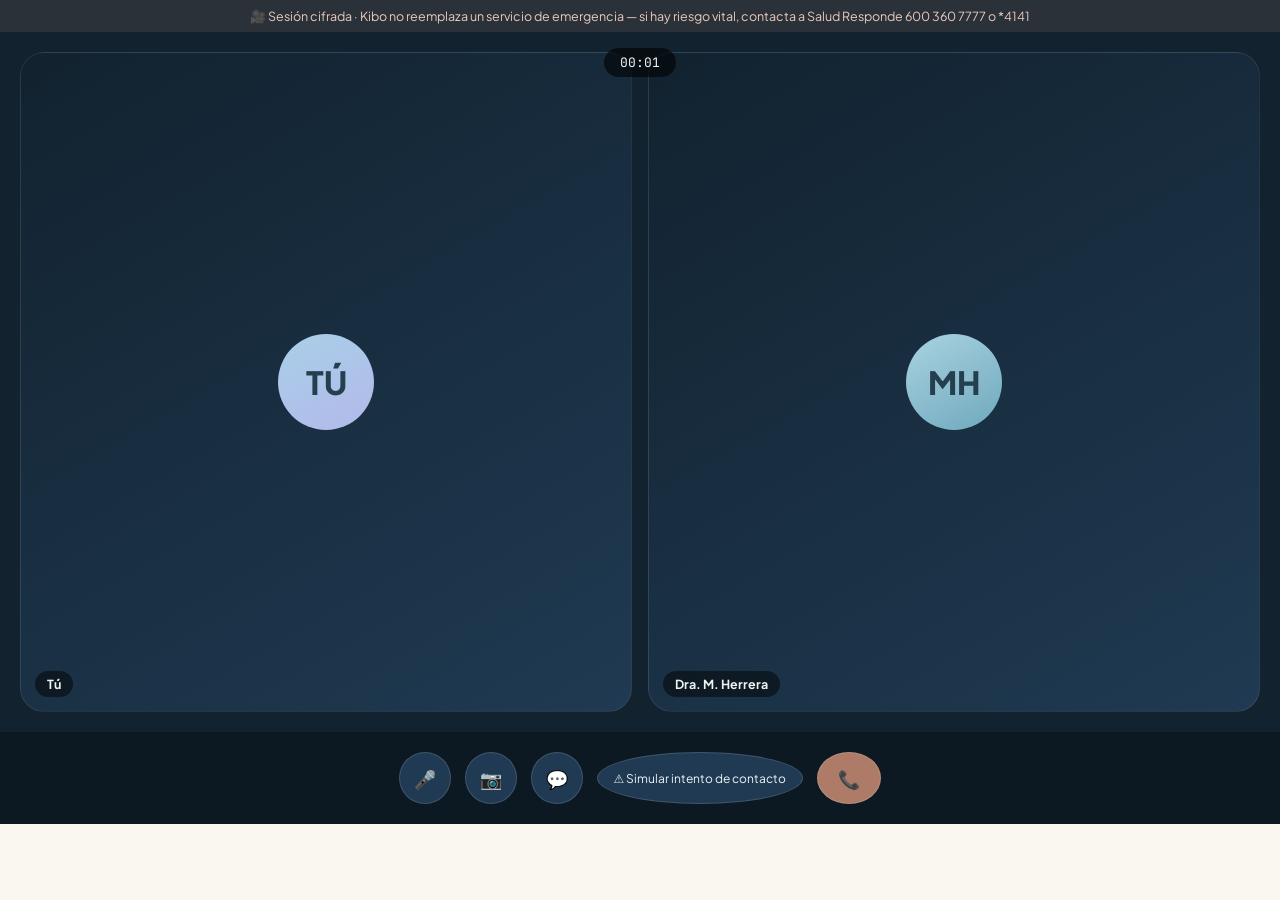
<file: videollamada.html>
<!DOCTYPE html>
<html lang="es">
<head>
<meta charset="UTF-8">
<meta name="viewport" content="width=device-width, initial-scale=1.0">
<title>Videollamada — Kibo</title>
<link rel="preconnect" href="https://fonts.googleapis.com">
<link href="https://fonts.googleapis.com/css2?family=Plus+Jakarta+Sans:wght@400;500;600;700;800&family=JetBrains+Mono:wght@500;700&display=swap" rel="stylesheet">
<link rel="stylesheet" href="css/styles.css">
</head>
<body>

<div class="call-shell">
  <div class="call-top-banner">🎥 Sesión cifrada · Kibo no reemplaza un servicio de emergencia — si hay riesgo vital, contacta a Salud Responde 600 360 7777 o *4141</div>

  <div class="call-stage">
    <div class="call-timer" id="timer">00:00</div>

    <div class="call-tile">
      <div class="avatar-dot" id="youAvatar" style="background:linear-gradient(150deg,#a8d0e8,#b3b8ea);">TÚ</div>
      <div class="label">Tú</div>
    </div>
    <div class="call-tile">
      <div class="avatar-dot" id="psyAvatar"></div>
      <div class="label" id="psyLabel"></div>

      <div class="moderation-overlay hidden" id="modOverlay">
        <div class="icon">⚠️</div>
        <h3>No se permite compartir datos de contacto personal dentro de la sesión</h3>
        <p>Detectamos un posible intento de intercambiar datos de contacto (teléfono, WhatsApp, redes sociales). La videollamada se pausó y el evento fue registrado como incidente.</p>
        <button class="btn btn-primary" id="resumeBtn">Entendido, reanudar sesión</button>
      </div>
    </div>

    <div class="chat-panel hidden" id="chatPanel">
      <div class="chat-head">Chat de la sesión <button onclick="document.getElementById('chatPanel').classList.add('hidden')" style="background:none;border:none;color:var(--text-faint);cursor:pointer;">✕</button></div>
      <div class="chat-msgs" id="chatMsgs">
        <div class="chat-bubble">Hola, ¿cómo te sientes hoy?</div>
      </div>
      <div class="chat-input">
        <input type="text" id="chatInput" placeholder="Escribe un mensaje…">
        <button class="btn btn-primary btn-sm" id="chatSend">➤</button>
      </div>
    </div>
  </div>

  <div class="call-controls">
    <button class="call-btn" id="micBtn" title="Silenciar">🎤</button>
    <button class="call-btn" id="camBtn" title="Cámara">📷</button>
    <button class="call-btn" id="chatBtn" title="Chat">💬</button>
    <button class="call-btn" id="demoBtn" title="Demo: simular intento de compartir contacto" style="font-size:12px; width:auto; padding:0 16px;">⚠️ Simular intento de contacto</button>
    <button class="call-btn end" id="endBtn" title="Terminar llamada">📞</button>
  </div>
</div>

<script src="js/data.js"></script>
<script>
  const id = new URLSearchParams(location.search).get('id') || 1;
  const p = getPsychologist(id) || PSYCHOLOGISTS[0];
  document.getElementById('psyAvatar').style.background = p.gradient;
  document.getElementById('psyAvatar').textContent = p.initials;
  document.getElementById('psyLabel').textContent = p.name;

  // Timer
  let seconds = 0;
  setInterval(() => {
    seconds++;
    const m = String(Math.floor(seconds/60)).padStart(2,'0');
    const s = String(seconds%60).padStart(2,'0');
    document.getElementById('timer').textContent = `${m}:${s}`;
  }, 1000);

  // Controls
  document.getElementById('micBtn').addEventListener('click', function(){ this.classList.toggle('active-off'); this.textContent = this.classList.contains('active-off') ? '🔇' : '🎤'; });
  document.getElementById('camBtn').addEventListener('click', function(){ this.classList.toggle('active-off'); this.textContent = this.classList.contains('active-off') ? '🚫' : '📷'; });
  document.getElementById('chatBtn').addEventListener('click', () => document.getElementById('chatPanel').classList.toggle('hidden'));

  document.getElementById('chatSend').addEventListener('click', sendMsg);
  document.getElementById('chatInput').addEventListener('keydown', e => { if(e.key === 'Enter') sendMsg(); });
  function sendMsg(){
    const input = document.getElementById('chatInput');
    if(!input.value.trim()) return;
    const div = document.createElement('div');
    div.className = 'chat-bubble me';
    div.textContent = input.value;
    document.getElementById('chatMsgs').appendChild(div);
    document.getElementById('chatMsgs').scrollTop = 9999;
    input.value = '';
  }

  // RF-21: demo de detección de intercambio de datos de contacto
  document.getElementById('demoBtn').addEventListener('click', function(){
    document.getElementById('modOverlay').classList.remove('hidden');
    addIncident({
      type: 'Intento de intercambio de datos de contacto',
      session: 'Sesión con ' + p.name,
      detail: 'Transcripción detectó una frase compatible con el patrón de intercambio de contacto (simulado en demo).',
      severity: 'media',
    });
  });
  document.getElementById('resumeBtn').addEventListener('click', () => document.getElementById('modOverlay').classList.add('hidden'));

  // Terminar llamada -> registrar sesión (RF-20) y contador (RF-05/06) -> valoración
  document.getElementById('endBtn').addEventListener('click', function(){
    const s = loadState();
    updateState({
      patientSessionCount: (s.patientSessionCount||0) + 1,
      psySessionCount: (s.psySessionCount||0) + 1,
      activePsychologist: null,
    });
    location.href = 'valoracion.html?id=' + p.id + '&dur=' + seconds;
  });
</script>
</body>
</html>
</file>
<file: css/styles.css>
/* =========================================================
   Kibo — Design System
   Apoyo psicológico on-demand. Prototipo de MVP.
   Paleta "soothing": salvia, arena cálida y marfil.
   ========================================================= */

:root{
  --accent: #6d92ab;
  --accent-2: #47708f;
  --accent-soft: rgba(71,112,143,.12);
  --amber: #b08c5f;
  --red: #ad7b68;
  --red-soft: rgba(173,123,104,.13);
  --on-accent: #f7fafb;

  --bg: #faf7f1;
  --bg-2: #f1ebde;
  --bg-3: #e3ebf0;
  --surface: #ffffff;
  --surface-2: #f6f1e6;
  --surface-hover: #ede4d3;
  --border: rgba(61,54,44,.12);
  --border-soft: rgba(61,54,44,.07);
  --text: #3b352c;
  --text-muted: #7d7365;
  --text-faint: #a89d8c;

  /* Tonos fijos "de dispositivo" — mockup del hero y sala de videollamada,
     siempre en un azul pizarra profundo, independiente del tema claro/oscuro. */
  --device-1: #1f3a52;
  --device-2: #12222f;
  --on-device: #eef3f6;
  --on-device-muted: #c2d2dc;

  --font-body: 'Plus Jakarta Sans', system-ui, -apple-system, Segoe UI, sans-serif;
  --font-mono: 'JetBrains Mono', ui-monospace, SFMono-Regular, Menlo, monospace;

  --radius-sm: 10px;
  --radius-md: 16px;
  --radius-lg: 24px;
  --radius-pill: 999px;

  --shadow-lg: 0 24px 60px -24px rgba(80,68,48,.2);
  --shadow-md: 0 12px 28px -16px rgba(80,68,48,.14);

  color-scheme: light;
}

:root[data-theme="dark"]{
  --accent: #8fb7cf;
  --accent-2: #6fa0c0;
  --accent-soft: rgba(143,183,207,.16);
  --amber: #c4a074;
  --red: #bd8b78;
  --red-soft: rgba(189,139,120,.18);
  --on-accent: #12212d;

  --bg: #16222b;
  --bg-2: #1b2a33;
  --bg-3: #21343e;
  --surface: #1e2c36;
  --surface-2: #263843;
  --surface-hover: #2c424e;
  --border: rgba(255,255,255,.1);
  --border-soft: rgba(255,255,255,.06);
  --text: #edf2ec;
  --text-muted: #b2bfb5;
  --text-faint: #85978b;

  --shadow-lg: 0 24px 60px -20px rgba(0,0,0,.45);
  --shadow-md: 0 12px 30px -12px rgba(0,0,0,.35);

  color-scheme: dark;
}

*{ box-sizing: border-box; }
html{ scroll-behavior: smooth; }
body{
  margin: 0;
  background: var(--bg);
  color: var(--text);
  font-family: var(--font-body);
  -webkit-font-smoothing: antialiased;
  transition: background .25s ease, color .25s ease;
}
img{ max-width: 100%; }
a{ color: inherit; text-decoration: none; }
button{ font-family: inherit; }
ul{ margin:0; padding:0; list-style:none; }
h1,h2,h3,h4,p{ margin: 0; }

.container{
  width: 100%;
  max-width: 1180px;
  margin: 0 auto;
  padding: 0 24px;
}

/* ---------- Utility ---------- */
.muted{ color: var(--text-muted); }
.faint{ color: var(--text-faint); }
.accent{ color: var(--accent); }
.mono-label{
  font-family: var(--font-mono);
  font-size: 12px;
  letter-spacing: .14em;
  text-transform: uppercase;
}
.center{ text-align:center; }
.hidden{ display:none !important; }
.sr-only{ position:absolute; width:1px;height:1px; overflow:hidden; clip:rect(0,0,0,0); }

/* ---------- Buttons ---------- */
.btn{
  display: inline-flex;
  align-items: center;
  justify-content: center;
  gap: 8px;
  padding: 13px 26px;
  border-radius: var(--radius-pill);
  border: 1px solid transparent;
  font-weight: 700;
  font-size: 15px;
  cursor: pointer;
  transition: transform .15s ease, background .2s ease, border-color .2s ease, opacity .2s ease;
  white-space: nowrap;
}
.btn:active{ transform: scale(.97); }
.btn-primary{
  background: var(--accent-2);
  color: var(--on-accent);
  box-shadow: 0 4px 10px -4px rgba(61,54,44,.25);
}
.btn-primary:hover{ filter: brightness(1.08); }
.btn-outline{
  background: transparent;
  border-color: var(--border);
  color: var(--text);
}
.btn-outline:hover{ background: var(--surface-hover); border-color: var(--accent); }
.btn-ghost{
  background: transparent;
  color: var(--text-muted);
  padding: 10px 16px;
}
.btn-ghost:hover{ color: var(--text); }
.btn-danger{
  background: var(--red-soft);
  color: var(--red);
  border-color: rgba(173,123,104,.3);
}
.btn-sm{ padding: 9px 18px; font-size: 13.5px; }
.btn-lg{ padding: 16px 32px; font-size: 16.5px; }
.btn-block{ width: 100%; }
.btn:disabled{ opacity: .5; cursor: not-allowed; }

/* ---------- Header ---------- */
.site-header{
  position: sticky; top: 0; z-index: 100;
  background: rgba(250,247,241,.82);
  backdrop-filter: blur(14px) saturate(140%);
  border-bottom: 1px solid var(--border-soft);
}
:root[data-theme="dark"] .site-header{ background: rgba(22,36,31,.82); }
.site-header .container{
  display: flex; align-items: center; justify-content: space-between;
  height: 76px;
}
.brand{ display:flex; align-items:center; gap:10px; font-weight:800; font-size:19px; }
.brand-mark{
  width: 34px; height: 34px; border-radius: 10px;
  background: var(--device-2); color: var(--accent);
  display:flex; align-items:center; justify-content:center; font-size:17px;
}
.main-nav{ display:flex; align-items:center; gap:30px; }
.main-nav a{
  font-size: 14.5px; font-weight: 600; color: var(--text-muted);
  transition: color .15s;
}
.main-nav a:hover{ color: var(--text); }
.header-actions{ display:flex; align-items:center; gap:10px; }

.pill-toggle{
  display:flex; background: var(--surface); border:1px solid var(--border);
  border-radius: var(--radius-pill); padding: 3px; font-size: 12.5px; font-weight:700;
}
.pill-toggle button{
  border:none; background:transparent; color: var(--text-muted);
  padding: 6px 12px; border-radius: var(--radius-pill); cursor:pointer;
}
.pill-toggle button.active{ background: var(--accent-soft); color: var(--accent); }

.icon-btn{
  width: 38px; height: 38px; border-radius: 50%;
  border: 1px solid var(--border); background: var(--surface);
  color: var(--text); display:flex; align-items:center; justify-content:center;
  cursor:pointer; font-size: 15px;
}
.icon-btn:hover{ background: var(--surface-hover); }

/* ---------- Hero ---------- */
.hero{
  background:
    radial-gradient(1100px 520px at 78% -10%, rgba(79,120,100,.14), transparent 60%),
    linear-gradient(160deg, var(--bg-2), var(--bg-3) 120%);
  padding: 76px 0 60px;
  overflow: hidden;
}
.hero-grid{
  display:grid; grid-template-columns: 1.05fr .95fr; gap: 56px; align-items:center;
}
.badge{
  display:inline-flex; align-items:center; gap:8px;
  padding: 7px 16px; border-radius: var(--radius-pill);
  background: var(--accent-soft); color: var(--accent-2);
  border: 1px solid rgba(79,120,100,.3);
  margin-bottom: 24px;
}
:root[data-theme="dark"] .badge{ color: var(--accent); }
.badge .dot{ width:6px; height:6px; border-radius:50%; background: var(--accent); }
.hero h1{
  font-size: 46px; line-height: 1.14; font-weight: 800; letter-spacing: -.01em;
  margin-bottom: 20px;
}
.hero p.lead{ font-size: 17px; line-height: 1.65; color: var(--text-muted); max-width: 480px; margin-bottom: 30px; }
.hero-ctas{ display:flex; gap: 14px; flex-wrap: wrap; margin-bottom: 46px; }
.stat-row{ display:flex; gap: 40px; flex-wrap: wrap; }
.stat-row .stat-num{ font-size: 24px; font-weight: 800; color: var(--accent-2); }
:root[data-theme="dark"] .stat-row .stat-num{ color: var(--accent); }
.stat-row .stat-label{ font-size: 13px; color: var(--text-muted); }

/* Phone mock — siempre un "dispositivo" en verde bosque profundo */
.phone{
  position: relative; margin-left: auto;
  width: 340px; max-width: 100%; aspect-ratio: 340/540;
  border-radius: 34px; border: 1px solid var(--border);
  background:
    radial-gradient(circle at 30% 20%, rgba(143,183,207,.16), transparent 55%),
    linear-gradient(160deg, var(--device-1), var(--device-2));
  box-shadow: var(--shadow-lg);
  overflow: hidden;
}
.phone-map{ position:absolute; inset:0; }
.phone-map svg{ width:100%; height:100%; }
.phone-pin{
  position:absolute; width:9px; height:9px; border-radius:50%;
  background: #9fc4d4; box-shadow: 0 0 0 5px rgba(159,196,212,.2);
}
.phone-you{
  position:absolute; left:50%; top:52%; transform:translate(-50%,-50%);
  width:16px; height:16px; border-radius:50%; background: #8fb9cf;
  box-shadow: 0 0 0 8px rgba(143,185,207,.25);
  display:flex; align-items:center; justify-content:center;
}
.phone-you::after{
  content:"Tú"; position:absolute; top: 20px; font-family: var(--font-mono);
  font-size: 10px; background: #0f1f2a; color: #8fb9cf;
  padding: 2px 7px; border-radius: 6px; white-space:nowrap;
}
.phone-card{
  position:absolute; left:12px; right:12px; bottom:12px;
  background: rgba(14,23,30,.9); border: 1px solid rgba(255,255,255,.1);
  border-radius: 16px; padding: 12px 14px;
  display:flex; align-items:center; gap:10px;
  backdrop-filter: blur(8px);
}
.avatar-dot{
  width: 38px; height:38px; border-radius:50%; flex-shrink:0;
  background: linear-gradient(150deg, #a9d3e0, #6fa8bd);
  display:flex; align-items:center; justify-content:center;
  font-weight:800; font-size:13px; color:#24404f;
}
.phone-card .who{ flex:1; min-width:0; }
.phone-card .who .name{ font-weight:700; font-size:13.5px; color: var(--on-device); }
.phone-card .who .meta{ font-size:11.5px; color: var(--on-device-muted); }
.phone-card .price{ font-weight:800; color:#8fb9cf; font-size:13.5px; }

/* ---------- Sections ---------- */
section{ padding: 84px 0; }
.section-head{ max-width: 640px; margin: 0 auto 48px; text-align:center; }
.section-head h2{ font-size: 32px; font-weight: 800; margin: 12px 0 12px; }
.section-head p{ color: var(--text-muted); font-size: 15.5px; line-height:1.6; }

.steps{ display:grid; grid-template-columns: repeat(3,1fr); gap: 24px; }
.step-card{
  background: var(--surface); border:1px solid var(--border-soft);
  border-radius: var(--radius-lg); padding: 30px 26px;
}
.step-num{
  width:36px; height:36px; border-radius:10px; background: var(--accent-soft); color: var(--accent-2);
  display:flex; align-items:center; justify-content:center; font-weight:800; margin-bottom:18px;
}
:root[data-theme="dark"] .step-num{ color: var(--accent); }
.step-card h3{ font-size: 18px; margin-bottom: 10px; }
.step-card p{ color: var(--text-muted); font-size: 14.5px; line-height: 1.6; }

.cards-3{ display:grid; grid-template-columns: repeat(3,1fr); gap:20px; }
.info-card{
  background: var(--surface); border:1px solid var(--border-soft);
  border-radius: var(--radius-md); padding: 24px;
}
.info-card h3{ font-size:16px; margin-bottom:8px; }
.info-card p{ color:var(--text-muted); font-size:14px; line-height:1.6; }

.callout{
  background: linear-gradient(135deg, rgba(79,120,100,.14), rgba(79,120,100,.02));
  border: 1px solid rgba(79,120,100,.28);
  border-radius: var(--radius-lg);
  padding: 44px; display:flex; align-items:center; justify-content:space-between; gap: 24px; flex-wrap:wrap;
}
.callout h3{ font-size: 22px; margin-bottom: 6px; }
.callout p{ color: var(--text-muted); font-size: 14.5px; }

.crisis-banner{
  background: var(--red-soft); border:1px solid rgba(173,123,104,.3);
  border-radius: var(--radius-md); padding: 16px 20px;
  display:flex; gap:12px; align-items:flex-start; font-size: 13.5px; color: var(--text);
}
.crisis-banner strong{ color: var(--red); }

/* ---------- Footer ---------- */
.site-footer{ border-top: 1px solid var(--border-soft); padding: 48px 0 30px; }
.footer-grid{ display:grid; grid-template-columns: 1.4fr 1fr 1fr 1fr; gap: 32px; margin-bottom: 34px; }
.footer-grid h4{ font-size: 13px; margin-bottom: 14px; color: var(--text-faint); text-transform:uppercase; letter-spacing:.06em; }
.footer-grid li{ margin-bottom: 9px; font-size: 14px; }
.footer-grid li a:hover{ color: var(--accent-2); }
:root[data-theme="dark"] .footer-grid li a:hover{ color: var(--accent); }
.footer-legal{ font-size: 12.5px; color: var(--text-faint); line-height: 1.7; border-top:1px solid var(--border-soft); padding-top: 22px; }

/* ---------- Forms ---------- */
.form-shell{
  min-height: calc(100vh - 76px);
  display:flex; align-items:center; justify-content:center;
  padding: 50px 20px;
  background: radial-gradient(900px 480px at 50% -10%, rgba(79,120,100,.1), transparent 60%);
}
.card{
  background: var(--surface); border:1px solid var(--border-soft);
  border-radius: var(--radius-lg); box-shadow: var(--shadow-md);
}
.auth-card{ width: 100%; max-width: 460px; padding: 38px 36px; }
.auth-card h1{ font-size: 24px; font-weight:800; margin-bottom:6px; }
.auth-card > p{ color: var(--text-muted); font-size: 14px; margin-bottom: 26px; }

.tabs{ display:flex; background: var(--bg-2); border-radius: var(--radius-pill); padding:4px; margin-bottom: 26px; }
.tabs button{
  flex:1; border:none; background:transparent; padding: 10px; border-radius: var(--radius-pill);
  color: var(--text-muted); font-weight:700; font-size: 13.5px; cursor:pointer;
}
.tabs button.active{ background: var(--accent-2); color: var(--on-accent); }

.field{ margin-bottom: 16px; }
.field label{ display:block; font-size: 13px; font-weight:600; margin-bottom: 6px; color: var(--text-muted); }
.field .hint{ font-size: 11.5px; color: var(--text-faint); margin-top: 5px; }
input, select, textarea{
  width: 100%; padding: 11px 14px; border-radius: var(--radius-sm);
  border: 1px solid var(--border); background: var(--surface-2); color: var(--text);
  font-size: 14px; font-family: inherit;
}
input:focus, select:focus, textarea:focus{ outline: none; border-color: var(--accent); }
.field-row{ display:grid; grid-template-columns: 1fr 1fr; gap: 14px; }
.check-row{ display:flex; gap:10px; align-items:flex-start; font-size: 12.5px; color: var(--text-muted); line-height:1.5; margin: 18px 0; }
.check-row input{ width:auto; margin-top: 3px; }
.divider{ display:flex; align-items:center; gap:12px; color: var(--text-faint); font-size:12px; margin: 20px 0; }
.divider::before, .divider::after{ content:""; flex:1; height:1px; background: var(--border); }
.foot-link{ text-align:center; font-size: 13.5px; color: var(--text-muted); margin-top: 20px; }
.foot-link a{ color: var(--accent-2); font-weight:700; }
:root[data-theme="dark"] .foot-link a{ color: var(--accent); }
.alert{ padding: 12px 14px; border-radius: var(--radius-sm); font-size: 13px; margin-bottom: 16px; display:flex; gap:8px; }
.alert-success{ background: var(--accent-soft); color: var(--accent-2); border:1px solid rgba(79,120,100,.32); }
:root[data-theme="dark"] .alert-success{ color: var(--accent); }
.alert-warn{ background: rgba(176,140,95,.14); color: var(--amber); border:1px solid rgba(176,140,95,.32); }
.alert-danger{ background: var(--red-soft); color: var(--red); border:1px solid rgba(173,123,104,.32); }

/* ---------- App shell (dashboards) ---------- */
.app-shell{ min-height: calc(100vh - 76px); padding: 32px 0 60px; }
.app-header{ display:flex; align-items:center; justify-content:space-between; margin-bottom: 26px; flex-wrap:wrap; gap:14px; }
.app-header h1{ font-size: 24px; font-weight:800; }
.app-header p{ color: var(--text-muted); font-size: 13.5px; margin-top:4px; }

.status-toggle{ display:flex; gap:8px; background: var(--surface); border:1px solid var(--border); border-radius: var(--radius-pill); padding:5px; }
.status-toggle button{
  border:none; background:transparent; padding: 10px 16px; border-radius: var(--radius-pill);
  font-weight:700; font-size:13px; color: var(--text-muted); cursor:pointer; display:flex; align-items:center; gap:7px;
}
.status-toggle button .sdot{ width:8px;height:8px;border-radius:50%; background: var(--text-faint); }
.status-toggle button[data-state="disponible"].active{ background: var(--accent-soft); color: var(--accent-2); }
:root[data-theme="dark"] .status-toggle button[data-state="disponible"].active{ color: var(--accent); }
.status-toggle button[data-state="disponible"].active .sdot{ background: var(--accent); }
.status-toggle button[data-state="ocupado"].active{ background: rgba(176,140,95,.16); color: var(--amber); }
.status-toggle button[data-state="ocupado"].active .sdot{ background: var(--amber); }
.status-toggle button[data-state="desconectado"].active{ background: var(--border); color: var(--text); }
.status-toggle button[data-state="desconectado"].active .sdot{ background: var(--text-faint); }

.stat-cards{ display:grid; grid-template-columns: repeat(4,1fr); gap: 16px; margin-bottom: 26px; }
.stat-card{ background: var(--surface); border:1px solid var(--border-soft); border-radius: var(--radius-md); padding: 20px; }
.stat-card .num{ font-size: 26px; font-weight:800; }
.stat-card .lbl{ font-size:12.5px; color: var(--text-muted); margin-top:2px; }

.panel{ background: var(--surface); border:1px solid var(--border-soft); border-radius: var(--radius-lg); padding: 24px; margin-bottom: 20px; }
.panel > h2{ font-size: 16px; margin-bottom: 16px; }
.panel-head{ display:flex; align-items:center; justify-content:space-between; margin-bottom:16px; }

table{ width:100%; border-collapse: collapse; font-size: 13.5px; }
th{ text-align:left; color: var(--text-faint); font-weight:600; font-size:12px; text-transform:uppercase; letter-spacing:.04em; padding: 8px 10px; border-bottom:1px solid var(--border-soft); }
td{ padding: 12px 10px; border-bottom:1px solid var(--border-soft); }
tr:last-child td{ border-bottom:none; }

.tag{ display:inline-flex; align-items:center; gap:6px; padding: 4px 10px; border-radius: var(--radius-pill); font-size: 11.5px; font-weight:700; }
.tag-green{ background: var(--accent-soft); color: var(--accent-2); }
:root[data-theme="dark"] .tag-green{ color: var(--accent); }
.tag-amber{ background: rgba(176,140,95,.16); color: var(--amber); }
.tag-red{ background: var(--red-soft); color: var(--red); }
.tag-gray{ background: var(--border); color: var(--text-muted); }

/* ---------- Search / listing ---------- */
.search-layout{ display:grid; grid-template-columns: 1fr 420px; gap: 24px; align-items:flex-start; }
.filters-bar{ display:flex; gap: 12px; flex-wrap:wrap; margin-bottom: 20px; }
.filters-bar select, .filters-bar input{ width: auto; min-width: 140px; }
.filters-bar .grow{ flex:1; min-width: 160px; }

.psy-card{
  display:flex; gap: 16px; padding: 18px; background: var(--surface);
  border: 1px solid var(--border-soft); border-radius: var(--radius-md); margin-bottom: 14px;
  transition: border-color .15s;
}
.psy-card:hover{ border-color: var(--accent); }
.psy-card .avatar-dot{ width: 56px; height:56px; font-size: 17px; }
.psy-card .body{ flex:1; min-width:0; }
.psy-card .top-row{ display:flex; justify-content:space-between; gap:10px; }
.psy-card .name{ font-weight:800; font-size:15.5px; }
.psy-card .spec{ color: var(--text-muted); font-size:12.5px; margin-top:2px; }
.psy-card .price{ font-weight:800; color: var(--accent-2); font-size:15px; white-space:nowrap; }
:root[data-theme="dark"] .psy-card .price{ color: var(--accent); }
.psy-card .meta-row{ display:flex; gap:14px; margin: 10px 0 12px; font-size:12.5px; color: var(--text-muted); flex-wrap:wrap; }
.psy-card .actions{ display:flex; gap:10px; }
.avail-dot{ display:inline-flex; align-items:center; gap:6px; }
.avail-dot .d{ width:7px;height:7px;border-radius:50%; }
.avail-dot.on .d{ background: var(--accent); }
.avail-dot.busy .d{ background: var(--amber); }

.map-panel{
  position: sticky; top: 96px;
  background: linear-gradient(160deg,#e8eff3,#d3e2e9);
  border:1px solid var(--border); border-radius: var(--radius-lg);
  aspect-ratio: 420/560; overflow:hidden; box-shadow: var(--shadow-md);
}
:root[data-theme="dark"] .map-panel{ background: linear-gradient(160deg, var(--device-1), var(--device-2)); }

/* Stars */
.stars{ color: var(--amber); font-size: 13px; letter-spacing:1px; }

/* Info banner */
.info-banner{
  display:flex; gap:10px; align-items:flex-start; background: var(--accent-soft);
  border:1px solid rgba(79,120,100,.3); border-radius: var(--radius-md);
  padding: 13px 16px; font-size: 13px; margin-bottom: 20px;
}
.info-banner button{ background:none; border:none; color: var(--text-faint); cursor:pointer; margin-left:auto; font-size:16px; }

/* ---------- Session / video ---------- */
.session-shell{ max-width: 640px; margin: 60px auto; padding: 0 20px; text-align:center; }
.spinner{
  width: 56px; height:56px; border-radius:50%; margin: 0 auto 26px;
  border: 4px solid var(--border); border-top-color: var(--accent);
  animation: spin 1s linear infinite;
}
@keyframes spin{ to{ transform: rotate(360deg); } }
.progress-track{ height: 8px; border-radius: 999px; background: var(--surface-2); overflow:hidden; margin: 22px 0 8px; }
.progress-fill{ height:100%; background: linear-gradient(90deg, var(--accent), var(--accent-2)); width:0%; transition: width .3s linear; }

/* La sala de videollamada siempre usa el tema "dispositivo" oscuro y cálido,
   como cualquier app de videollamada — independiente del claro/oscuro global. */
.call-shell{ background: var(--device-2); min-height: calc(100vh - 76px); display:flex; flex-direction:column; color: var(--on-device); }
.call-stage{ flex:1; display:grid; grid-template-columns: 1fr 1fr; gap: 16px; padding: 20px; position:relative; }
.call-tile{
  background: linear-gradient(150deg, var(--device-2), var(--device-1)); border-radius: var(--radius-lg);
  display:flex; align-items:center; justify-content:center; position:relative; min-height: 260px;
  border: 1px solid rgba(255,255,255,.08);
}
.call-tile .label{ position:absolute; bottom:14px; left:14px; background:rgba(0,0,0,.5); color: var(--on-device); padding:5px 12px; border-radius: var(--radius-pill); font-size:12.5px; font-weight:700; }
.call-tile .avatar-dot{ width:96px; height:96px; font-size:32px; }
.call-controls{ display:flex; align-items:center; justify-content:center; gap: 14px; padding: 20px; background: #0c1922; }
.call-btn{
  width: 52px; height:52px; border-radius:50%; border:1px solid rgba(255,255,255,.14); background: var(--device-1);
  color: var(--on-device); font-size:18px; display:flex; align-items:center; justify-content:center; cursor:pointer;
}
.call-btn.end{ background: var(--red); color:#fff; width:64px; }
.call-btn.active-off{ background: var(--red-soft); color: var(--red); border-color: rgba(173,123,104,.35); }
.call-timer{ position:absolute; top:16px; left:50%; transform:translateX(-50%); background: rgba(0,0,0,.6); color: var(--on-device); padding: 6px 16px; border-radius: var(--radius-pill); font-family: var(--font-mono); font-size: 13px; z-index: 5; }
.call-top-banner{ background: rgba(173,123,104,.16); color:#e8cbbd; text-align:center; font-size:12.5px; padding: 8px; }

.moderation-overlay{
  position:absolute; inset:0; background: rgba(10,15,20,.94); backdrop-filter: blur(4px);
  display:flex; align-items:center; justify-content:center; flex-direction:column; gap:14px; text-align:center; padding: 30px;
  border-radius: var(--radius-lg);
}
.moderation-overlay .icon{ font-size: 36px; }
.moderation-overlay h3{ color:#d6a794; font-size:16px; }
.moderation-overlay p{ color: var(--on-device-muted); font-size: 13px; max-width: 320px; }

.chat-panel{
  position:absolute; right: 20px; top: 20px; bottom: 20px; width: 300px;
  background: var(--surface); border:1px solid var(--border); border-radius: var(--radius-lg);
  display:flex; flex-direction:column; overflow:hidden; color: var(--text);
}
.chat-panel .chat-head{ padding: 14px 16px; border-bottom:1px solid var(--border-soft); font-weight:700; font-size:13.5px; display:flex; justify-content:space-between; }
.chat-msgs{ flex:1; padding: 14px 16px; overflow-y:auto; display:flex; flex-direction:column; gap:10px; }
.chat-bubble{ max-width: 80%; padding: 8px 12px; border-radius: 12px; font-size: 13px; background: var(--surface-2); }
.chat-bubble.me{ align-self:flex-end; background: var(--accent-soft); color: var(--accent-2); }
:root[data-theme="dark"] .chat-bubble.me{ color: var(--accent); }
.chat-input{ display:flex; gap:8px; padding: 12px; border-top:1px solid var(--border-soft); }
.chat-input input{ flex:1; }

/* Rating */
.rating-stars{ display:flex; gap: 8px; justify-content:center; font-size: 34px; margin: 20px 0; }
.rating-stars span{ cursor:pointer; color: var(--border); transition: color .15s, transform .15s; }
.rating-stars span.filled{ color: var(--amber); }
.rating-stars span:hover{ transform: scale(1.12); }

/* Responsive */
@media (max-width: 980px){
  .hero-grid{ grid-template-columns: 1fr; }
  .phone{ margin: 0 auto; width: 280px; }
  .steps, .cards-3{ grid-template-columns: 1fr; }
  .footer-grid{ grid-template-columns: 1fr 1fr; }
  .search-layout{ grid-template-columns: 1fr; }
  .map-panel{ position:relative; top:0; aspect-ratio: 16/9; order:-1; }
  .stat-cards{ grid-template-columns: 1fr 1fr; }
  .call-stage{ grid-template-columns: 1fr; }
  .chat-panel{ position:relative; inset:auto; width:auto; margin: 0 20px 20px; height:220px; }
}
@media (max-width: 640px){
  .main-nav{ display:none; }
  .hero h1{ font-size: 32px; }
  .field-row{ grid-template-columns: 1fr; }
  .stat-cards{ grid-template-columns: 1fr 1fr; }
  .auth-card{ padding: 28px 22px; }
}
</file>
